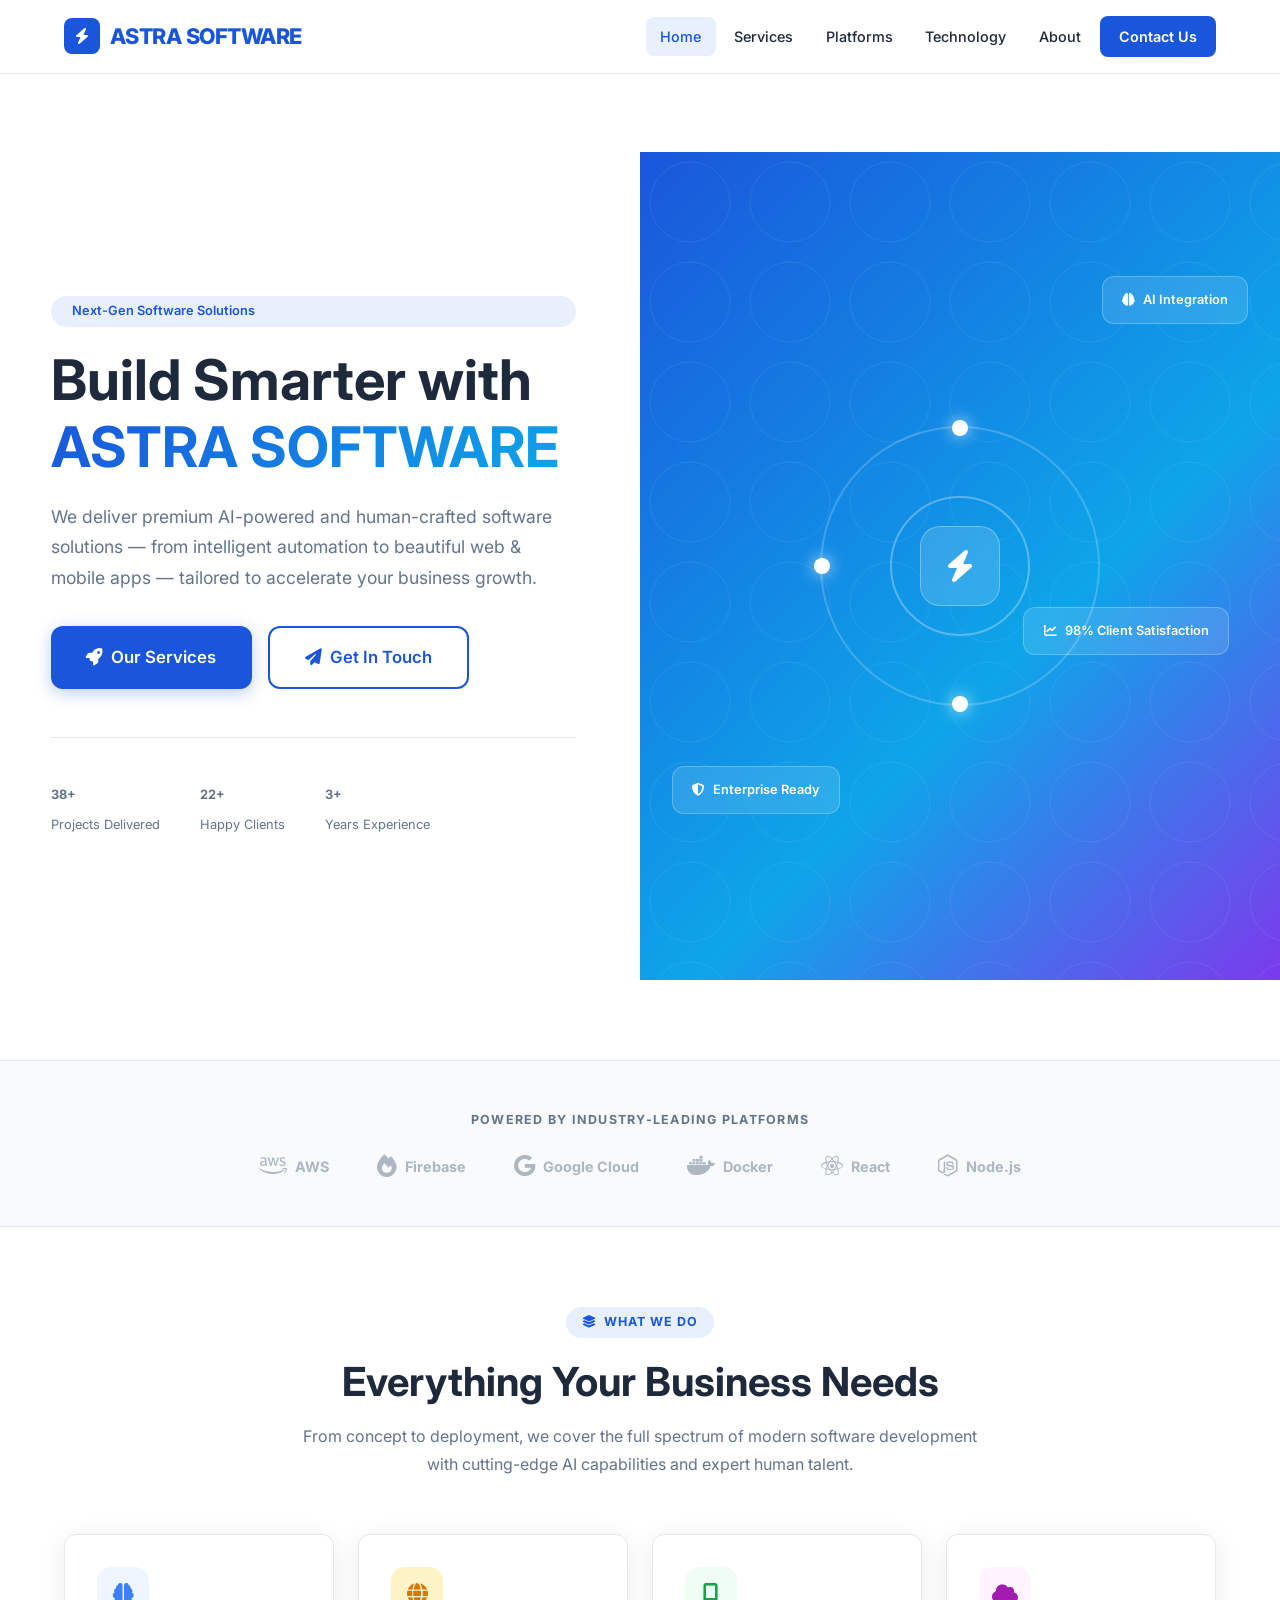
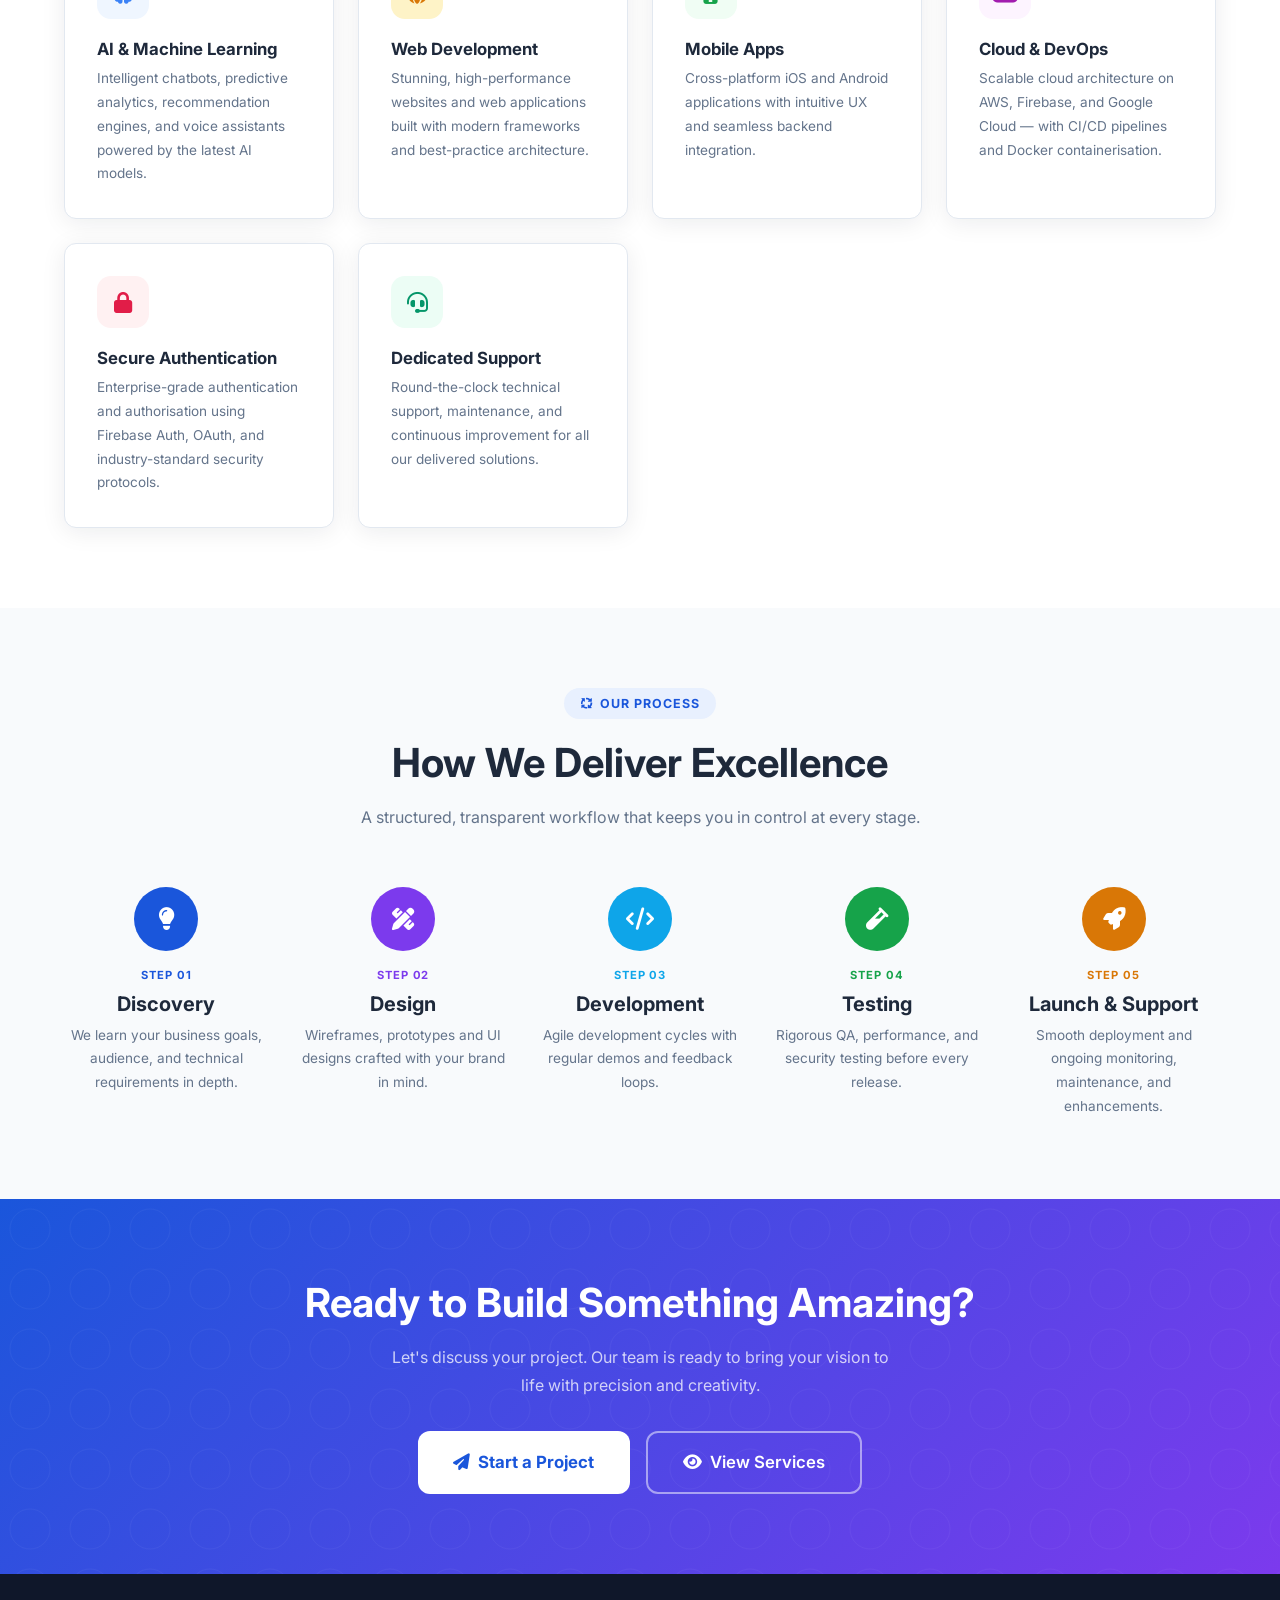
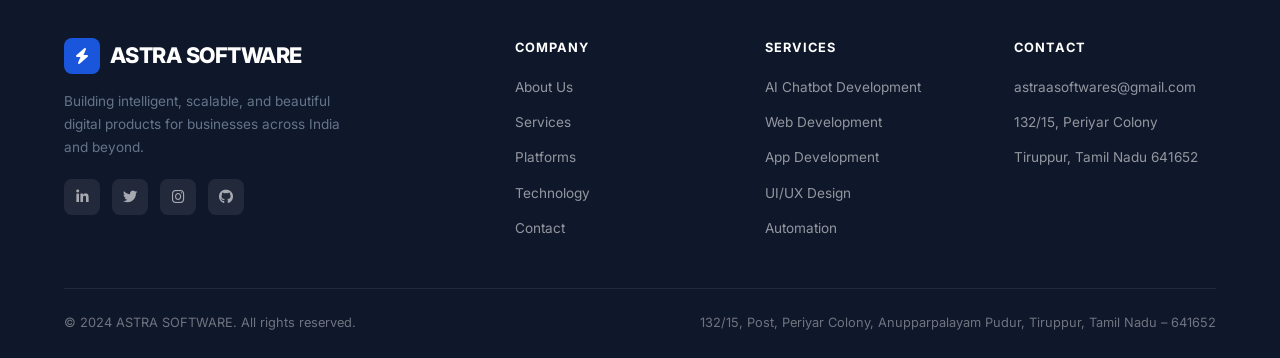
<file: index.html>
<!DOCTYPE html>
<html lang="en">
<head>
  <meta charset="UTF-8" />
  <meta name="viewport" content="width=device-width, initial-scale=1.0" />
  <title>ASTRA SOFTWARE — Intelligent Solutions for Modern Businesses</title>
  <meta name="description" content="ASTRA SOFTWARE delivers cutting-edge AI-powered and human-driven software solutions. Web, mobile, AI, automation — all under one roof." />

  <!-- Fonts -->
  <link rel="preconnect" href="https://fonts.googleapis.com" />
  <link rel="preconnect" href="https://fonts.gstatic.com" crossorigin />
  <link href="https://fonts.googleapis.com/css2?family=Inter:wght@400;500;600;700;800&display=swap" rel="stylesheet" />

  <!-- Icons -->
  <link rel="stylesheet" href="https://cdnjs.cloudflare.com/ajax/libs/font-awesome/6.5.0/css/all.min.css" />

  <!-- Styles -->
  <link rel="stylesheet" href="css/styles.css" />
</head>
<body>

<!-- ── Loading Overlay ─────────────────────────────── -->
<div id="loading-overlay">
  <div class="loading-logo">
    <div class="logo-spin"></div>
    <span>ASTRA SOFTWARE</span>
  </div>
</div>

<!-- ── Header ─────────────────────────────────────── -->
<header>
  <div class="container">
    <nav>
      <a href="index.html" class="nav-logo">
        <div class="logo-icon"><i class="fas fa-bolt"></i></div>
        ASTRA SOFTWARE
      </a>

      <div class="nav-links">
        <a href="index.html" class="active">Home</a>
        <a href="services.html">Services</a>
        <a href="platforms.html">Platforms</a>
        <a href="technology.html">Technology</a>
        <a href="about.html">About</a>
        <a href="contact.html" class="nav-cta">Contact Us</a>
      </div>

      <button class="hamburger" aria-label="Toggle menu">
        <span></span><span></span><span></span>
      </button>
    </nav>
  </div>
</header>

<main>

  <!-- ── Hero Split ─────────────────────────────────── -->
  <section class="hero">
    <div class="hero-split">

      <!-- Left: Text -->
      <div class="hero-left">
        <div class="badge" data-aos="fade-up">
          <i class="fas fa-sparkles"></i> Next-Gen Software Solutions
        </div>

        <h1 class="hero-title" data-aos="fade-up" data-aos-delay="100">
          Build Smarter with<br />
          <span class="highlight">ASTRA SOFTWARE</span>
        </h1>

        <p class="hero-desc" data-aos="fade-up" data-aos-delay="200">
          We deliver premium AI-powered and human-crafted software solutions —
          from intelligent automation to beautiful web &amp; mobile apps — tailored
          to accelerate your business growth.
        </p>

        <div class="hero-actions" data-aos="fade-up" data-aos-delay="300">
          <a href="services.html" class="btn btn-primary btn-lg">
            <i class="fas fa-rocket"></i> Our Services
          </a>
          <a href="contact.html" class="btn btn-outline btn-lg">
            <i class="fas fa-paper-plane"></i> Get In Touch
          </a>
        </div>

        <div class="hero-stats" data-aos="fade-up" data-aos-delay="400">
          <div class="stat-item">
            <strong><span data-target="50" data-suffix="+">0+</span></strong>
            <span>Projects Delivered</span>
          </div>
          <div class="stat-item">
            <strong><span data-target="30" data-suffix="+">0+</span></strong>
            <span>Happy Clients</span>
          </div>
          <div class="stat-item">
            <strong><span data-target="5" data-suffix="+">0+</span></strong>
            <span>Years Experience</span>
          </div>
        </div>
      </div>

      <!-- Right: Graphic -->
      <div class="hero-right">
        <div class="hero-graphic">
          <div class="orbit">
            <div class="orbit-dot"></div>
            <div class="orbit-dot"></div>
            <div class="orbit-dot"></div>
            <div class="center-icon"><i class="fas fa-bolt"></i></div>
          </div>
        </div>

        <div class="floating-card">
          <i class="fas fa-brain"></i> AI Integration
        </div>
        <div class="floating-card">
          <i class="fas fa-shield-halved"></i> Enterprise Ready
        </div>
        <div class="floating-card">
          <i class="fas fa-chart-line"></i> 98% Client Satisfaction
        </div>
      </div>

    </div>
  </section>

  <!-- ── Trusted By Strip ───────────────────────────── -->
  <div class="clients-strip">
    <div class="container">
      <p>Powered by industry-leading platforms</p>
      <div class="clients-logos">
        <div class="client-logo"><i class="fab fa-aws"></i> AWS</div>
        <div class="client-logo"><i class="fas fa-fire"></i> Firebase</div>
        <div class="client-logo"><i class="fab fa-google"></i> Google Cloud</div>
        <div class="client-logo"><i class="fab fa-docker"></i> Docker</div>
        <div class="client-logo"><i class="fab fa-react"></i> React</div>
        <div class="client-logo"><i class="fab fa-node-js"></i> Node.js</div>
      </div>
    </div>
  </div>

  <!-- ── What We Do ─────────────────────────────────── -->
  <section>
    <div class="container">
      <div class="section-header">
        <span class="section-label"><i class="fas fa-layer-group"></i> What We Do</span>
        <h2>Everything Your Business Needs</h2>
        <p>From concept to deployment, we cover the full spectrum of modern software development
           with cutting-edge AI capabilities and expert human talent.</p>
      </div>

      <div class="features-grid">

        <div class="feature-card" data-aos="fade-up">
          <div class="feat-icon" style="background:#eff6ff;color:#3b82f6;">
            <i class="fas fa-brain"></i>
          </div>
          <h3>AI &amp; Machine Learning</h3>
          <p>Intelligent chatbots, predictive analytics, recommendation engines, and voice assistants powered by the latest AI models.</p>
        </div>

        <div class="feature-card" data-aos="fade-up" data-aos-delay="100">
          <div class="feat-icon" style="background:#fef3c7;color:#d97706;">
            <i class="fas fa-globe"></i>
          </div>
          <h3>Web Development</h3>
          <p>Stunning, high-performance websites and web applications built with modern frameworks and best-practice architecture.</p>
        </div>

        <div class="feature-card" data-aos="fade-up" data-aos-delay="200">
          <div class="feat-icon" style="background:#f0fdf4;color:#16a34a;">
            <i class="fas fa-mobile-screen"></i>
          </div>
          <h3>Mobile Apps</h3>
          <p>Cross-platform iOS and Android applications with intuitive UX and seamless backend integration.</p>
        </div>

        <div class="feature-card" data-aos="fade-up" data-aos-delay="300">
          <div class="feat-icon" style="background:#fdf4ff;color:#a21caf;">
            <i class="fas fa-cloud"></i>
          </div>
          <h3>Cloud &amp; DevOps</h3>
          <p>Scalable cloud architecture on AWS, Firebase, and Google Cloud — with CI/CD pipelines and Docker containerisation.</p>
        </div>

        <div class="feature-card" data-aos="fade-up" data-aos-delay="100">
          <div class="feat-icon" style="background:#fff1f2;color:#e11d48;">
            <i class="fas fa-lock"></i>
          </div>
          <h3>Secure Authentication</h3>
          <p>Enterprise-grade authentication and authorisation using Firebase Auth, OAuth, and industry-standard security protocols.</p>
        </div>

        <div class="feature-card" data-aos="fade-up" data-aos-delay="200">
          <div class="feat-icon" style="background:#ecfdf5;color:#059669;">
            <i class="fas fa-headset"></i>
          </div>
          <h3>Dedicated Support</h3>
          <p>Round-the-clock technical support, maintenance, and continuous improvement for all our delivered solutions.</p>
        </div>

      </div>
    </div>
  </section>

  <!-- ── How We Work ────────────────────────────────── -->
  <section class="bg-alt">
    <div class="container">
      <div class="section-header">
        <span class="section-label"><i class="fas fa-arrows-spin"></i> Our Process</span>
        <h2>How We Deliver Excellence</h2>
        <p>A structured, transparent workflow that keeps you in control at every stage.</p>
      </div>

      <div style="display:grid;grid-template-columns:repeat(auto-fit,minmax(200px,1fr));gap:2rem;text-align:center;">

        <div data-aos="zoom-in">
          <div style="width:64px;height:64px;background:var(--primary);border-radius:50%;display:flex;align-items:center;justify-content:center;margin:0 auto 1rem;color:#fff;font-size:1.4rem;">
            <i class="fas fa-lightbulb"></i>
          </div>
          <div style="font-size:0.7rem;font-weight:700;text-transform:uppercase;letter-spacing:.08em;color:var(--primary);margin-bottom:.4rem;">Step 01</div>
          <h3 style="margin-bottom:.5rem;">Discovery</h3>
          <p style="font-size:.85rem;">We learn your business goals, audience, and technical requirements in depth.</p>
        </div>

        <div data-aos="zoom-in" data-aos-delay="100">
          <div style="width:64px;height:64px;background:#7c3aed;border-radius:50%;display:flex;align-items:center;justify-content:center;margin:0 auto 1rem;color:#fff;font-size:1.4rem;">
            <i class="fas fa-pencil-ruler"></i>
          </div>
          <div style="font-size:0.7rem;font-weight:700;text-transform:uppercase;letter-spacing:.08em;color:#7c3aed;margin-bottom:.4rem;">Step 02</div>
          <h3 style="margin-bottom:.5rem;">Design</h3>
          <p style="font-size:.85rem;">Wireframes, prototypes and UI designs crafted with your brand in mind.</p>
        </div>

        <div data-aos="zoom-in" data-aos-delay="200">
          <div style="width:64px;height:64px;background:var(--accent);border-radius:50%;display:flex;align-items:center;justify-content:center;margin:0 auto 1rem;color:#fff;font-size:1.4rem;">
            <i class="fas fa-code"></i>
          </div>
          <div style="font-size:0.7rem;font-weight:700;text-transform:uppercase;letter-spacing:.08em;color:var(--accent);margin-bottom:.4rem;">Step 03</div>
          <h3 style="margin-bottom:.5rem;">Development</h3>
          <p style="font-size:.85rem;">Agile development cycles with regular demos and feedback loops.</p>
        </div>

        <div data-aos="zoom-in" data-aos-delay="300">
          <div style="width:64px;height:64px;background:#16a34a;border-radius:50%;display:flex;align-items:center;justify-content:center;margin:0 auto 1rem;color:#fff;font-size:1.4rem;">
            <i class="fas fa-vial"></i>
          </div>
          <div style="font-size:0.7rem;font-weight:700;text-transform:uppercase;letter-spacing:.08em;color:#16a34a;margin-bottom:.4rem;">Step 04</div>
          <h3 style="margin-bottom:.5rem;">Testing</h3>
          <p style="font-size:.85rem;">Rigorous QA, performance, and security testing before every release.</p>
        </div>

        <div data-aos="zoom-in" data-aos-delay="400">
          <div style="width:64px;height:64px;background:#d97706;border-radius:50%;display:flex;align-items:center;justify-content:center;margin:0 auto 1rem;color:#fff;font-size:1.4rem;">
            <i class="fas fa-rocket"></i>
          </div>
          <div style="font-size:0.7rem;font-weight:700;text-transform:uppercase;letter-spacing:.08em;color:#d97706;margin-bottom:.4rem;">Step 05</div>
          <h3 style="margin-bottom:.5rem;">Launch &amp; Support</h3>
          <p style="font-size:.85rem;">Smooth deployment and ongoing monitoring, maintenance, and enhancements.</p>
        </div>

      </div>
    </div>
  </section>

  <!-- ── CTA ────────────────────────────────────────── -->
  <div class="cta-section">
    <div class="container">
      <h2>Ready to Build Something Amazing?</h2>
      <p>Let's discuss your project. Our team is ready to bring your vision to life with precision and creativity.</p>
      <div class="cta-actions">
        <a href="contact.html" class="btn btn-white btn-lg">
          <i class="fas fa-paper-plane"></i> Start a Project
        </a>
        <a href="services.html" class="btn btn-white-outline btn-lg">
          <i class="fas fa-eye"></i> View Services
        </a>
      </div>
    </div>
  </div>

</main>

<!-- ── Footer ─────────────────────────────────────── -->
<footer>
  <div class="container">
    <div class="footer-grid">
      <div class="footer-brand">
        <a href="index.html" class="nav-logo">
          <div class="logo-icon"><i class="fas fa-bolt"></i></div>
          ASTRA SOFTWARE
        </a>
        <p>Building intelligent, scalable, and beautiful digital products for businesses across India and beyond.</p>
        <div class="social-links">
          <a href="#" class="social-link" aria-label="LinkedIn"><i class="fab fa-linkedin-in"></i></a>
          <a href="#" class="social-link" aria-label="Twitter"><i class="fab fa-twitter"></i></a>
          <a href="#" class="social-link" aria-label="Instagram"><i class="fab fa-instagram"></i></a>
          <a href="#" class="social-link" aria-label="GitHub"><i class="fab fa-github"></i></a>
        </div>
      </div>

      <div class="footer-col">
        <h5>Company</h5>
        <ul>
          <li><a href="about.html">About Us</a></li>
          <li><a href="services.html">Services</a></li>
          <li><a href="platforms.html">Platforms</a></li>
          <li><a href="technology.html">Technology</a></li>
          <li><a href="contact.html">Contact</a></li>
        </ul>
      </div>

      <div class="footer-col">
        <h5>Services</h5>
        <ul>
          <li><a href="services.html">AI Chatbot Development</a></li>
          <li><a href="services.html">Web Development</a></li>
          <li><a href="services.html">App Development</a></li>
          <li><a href="services.html">UI/UX Design</a></li>
          <li><a href="services.html">Automation</a></li>
        </ul>
      </div>

      <div class="footer-col">
        <h5>Contact</h5>
        <ul>
          <li><a href="mailto:astraasoftwares@gmail.com">astraasoftwares@gmail.com</a></li>
          <li><a href="#">132/15, Periyar Colony</a></li>
          <li><a href="#">Tiruppur, Tamil Nadu 641652</a></li>
        </ul>
      </div>
    </div>

    <div class="footer-bottom">
      <span>© 2024 ASTRA SOFTWARE. All rights reserved.</span>
      <span>132/15, Post, Periyar Colony, Anupparpalayam Pudur, Tiruppur, Tamil Nadu – 641652</span>
    </div>
  </div>
</footer>

<script type="module" src="js/main.js"></script>
</body>
</html>
</file>
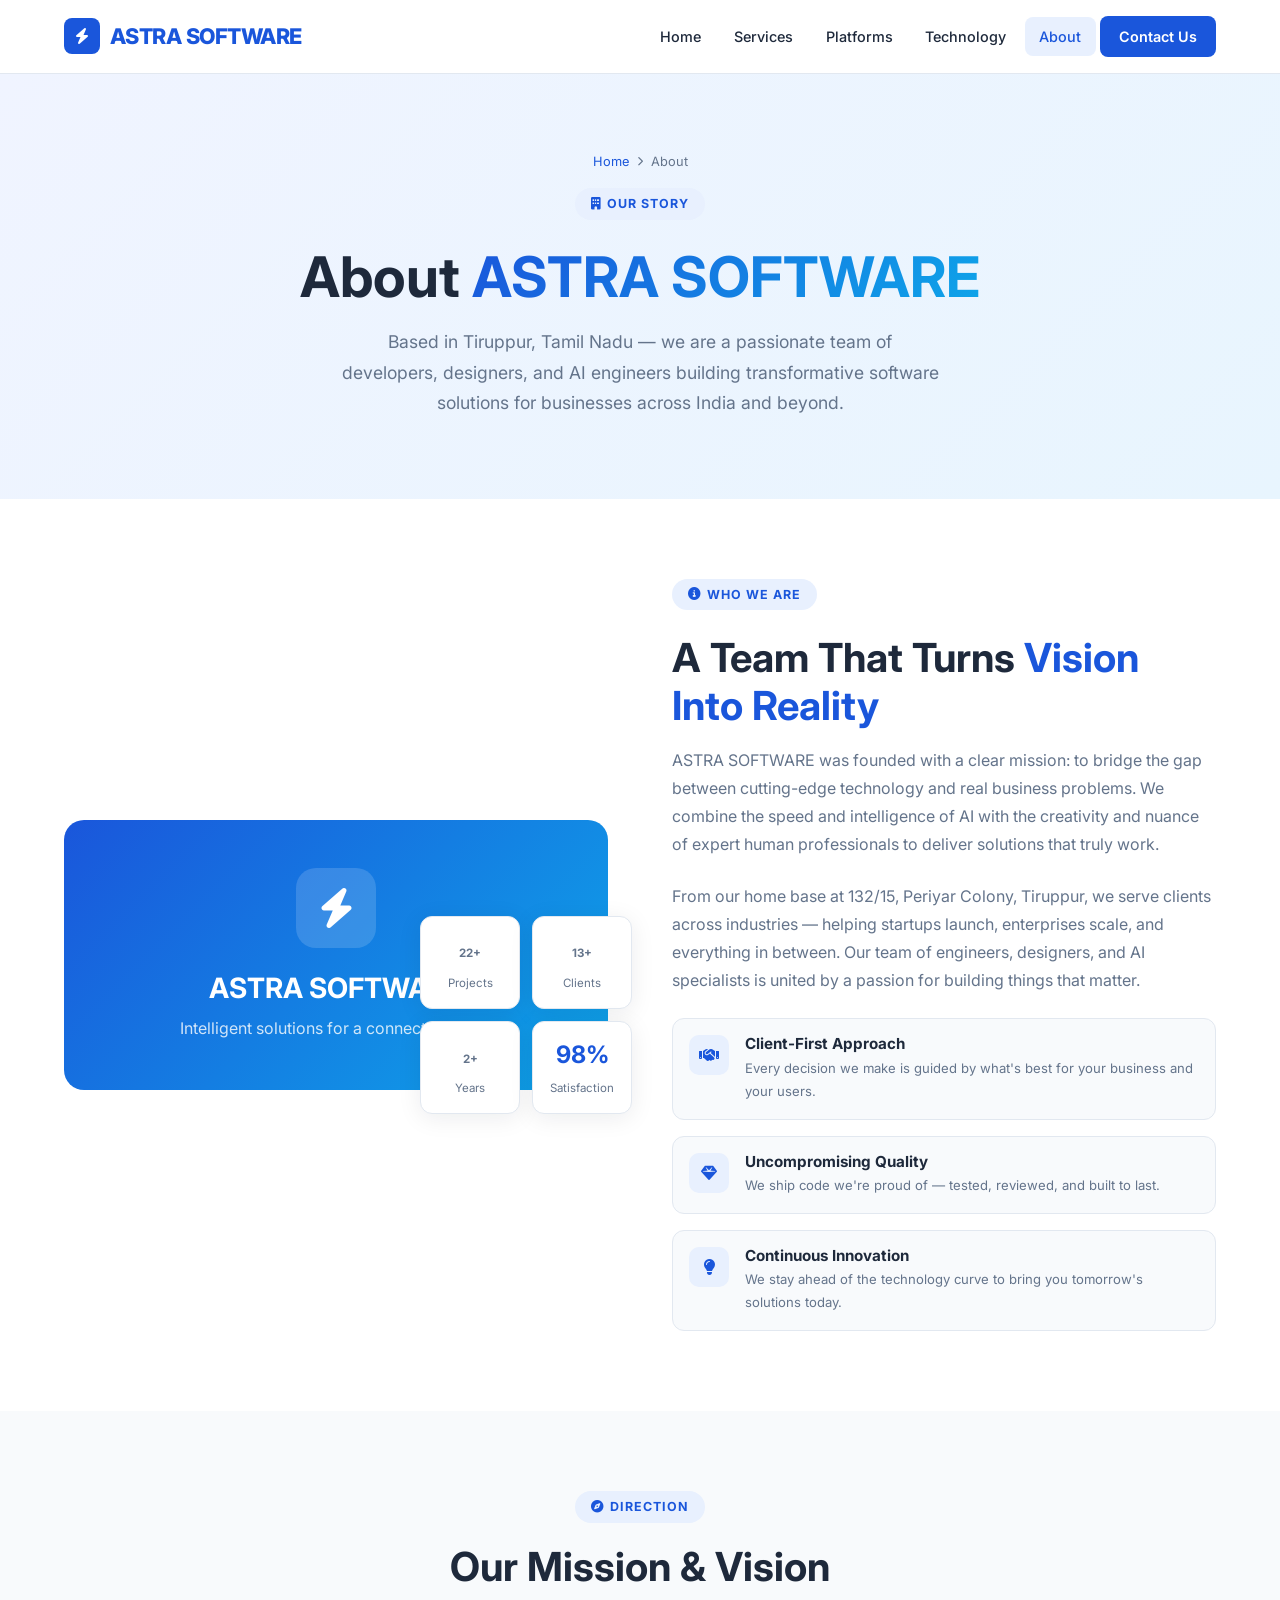
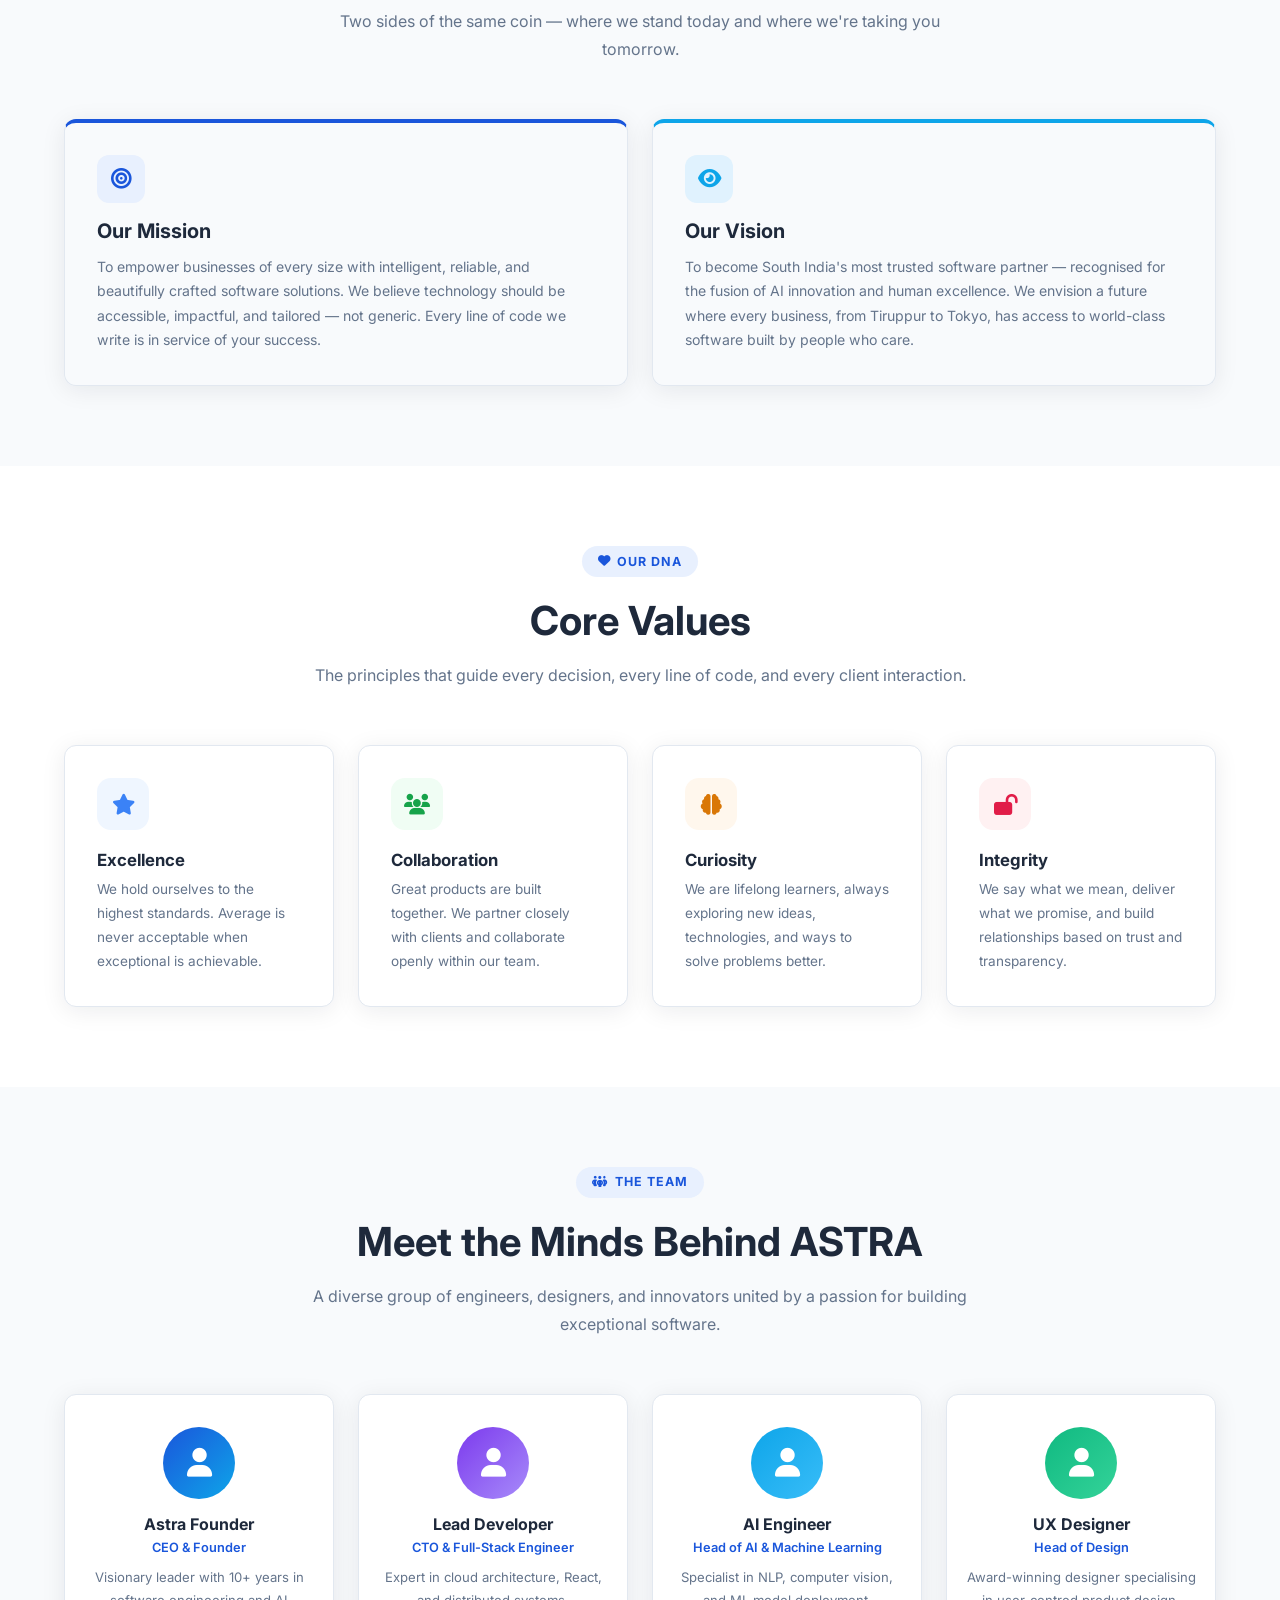
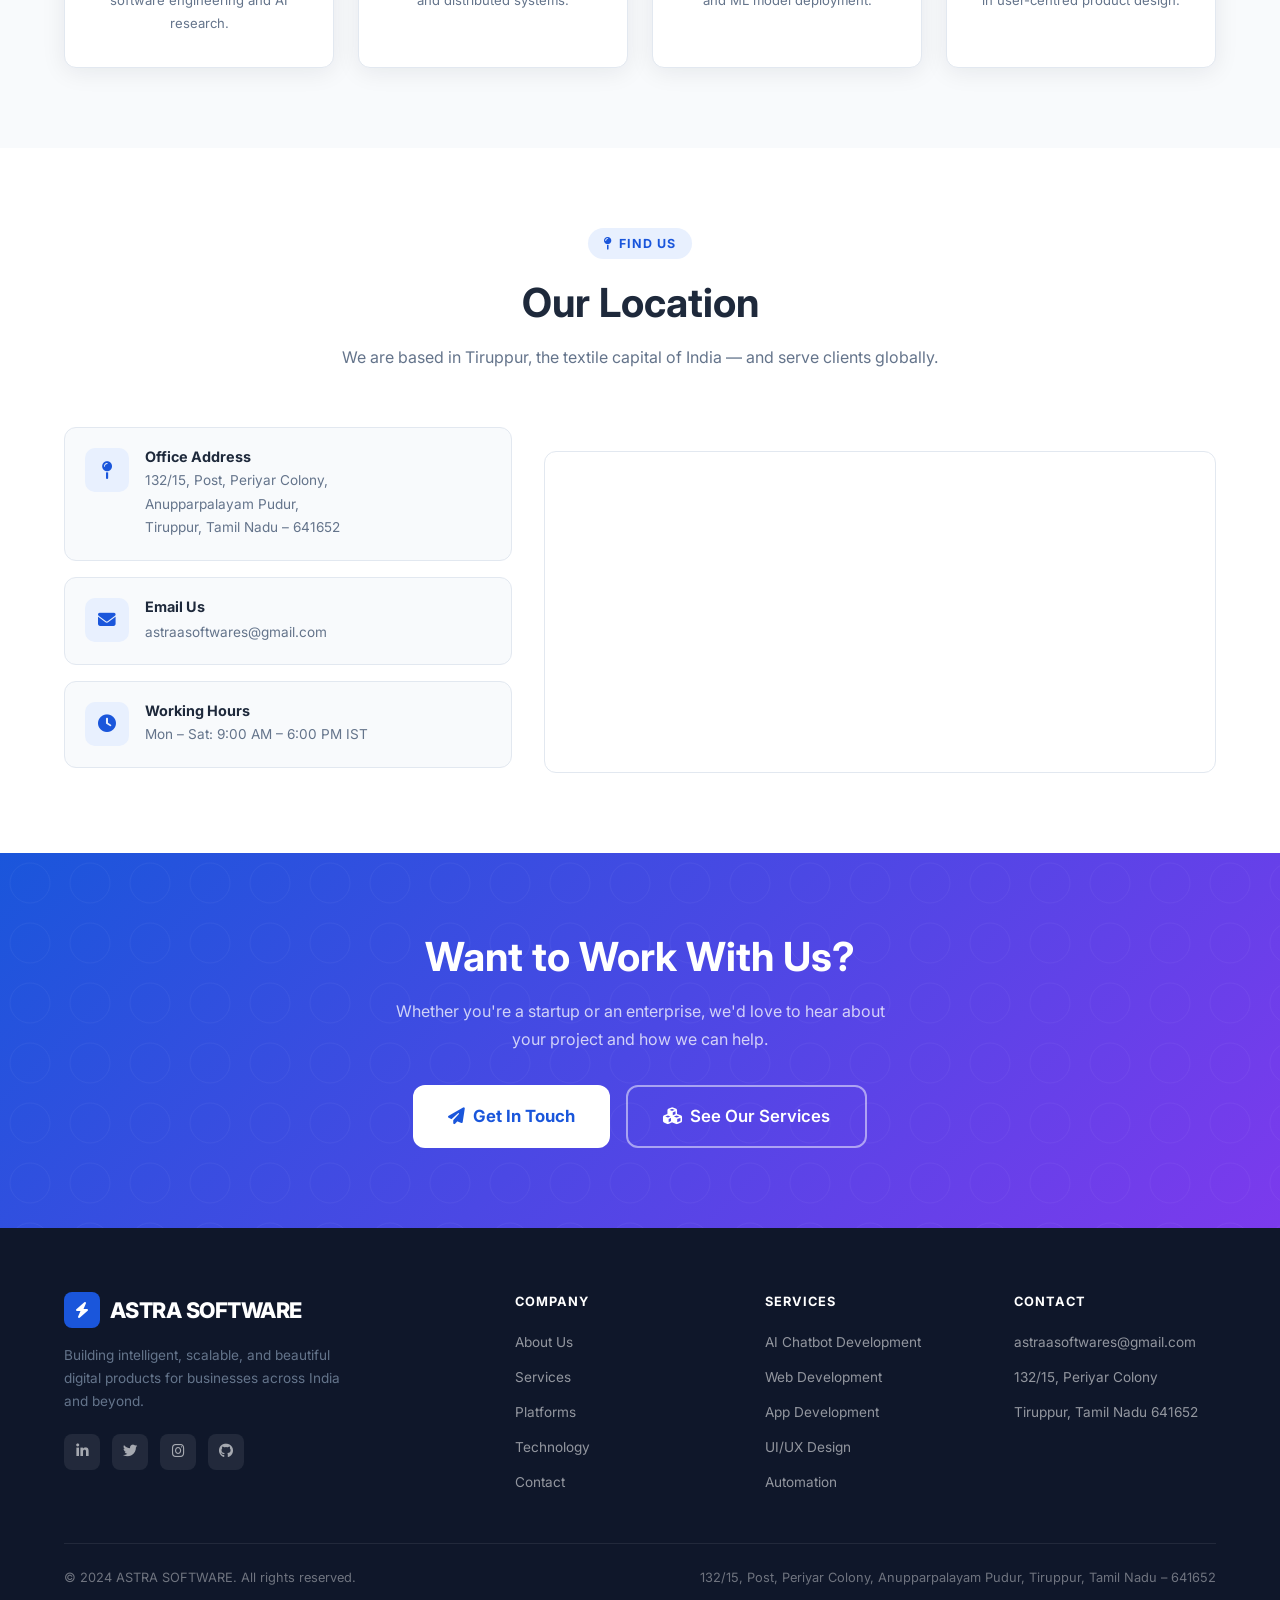
<file: about.html>
<!DOCTYPE html>
<html lang="en">
<head>
  <meta charset="UTF-8" />
  <meta name="viewport" content="width=device-width, initial-scale=1.0" />
  <title>About Us — ASTRA SOFTWARE</title>
  <meta name="description" content="Learn about ASTRA SOFTWARE — our story, mission, vision, and the passionate team behind our products." />

  <link rel="preconnect" href="https://fonts.googleapis.com" />
  <link rel="preconnect" href="https://fonts.gstatic.com" crossorigin />
  <link href="https://fonts.googleapis.com/css2?family=Inter:wght@400;500;600;700;800&display=swap" rel="stylesheet" />
  <link rel="stylesheet" href="https://cdnjs.cloudflare.com/ajax/libs/font-awesome/6.5.0/css/all.min.css" />
  <link rel="stylesheet" href="css/styles.css" />
</head>
<body>

<div id="loading-overlay">
  <div class="loading-logo">
    <div class="logo-spin"></div>
    <span>ASTRA SOFTWARE</span>
  </div>
</div>

<header>
  <div class="container">
    <nav>
      <a href="index.html" class="nav-logo">
        <div class="logo-icon"><i class="fas fa-bolt"></i></div>
        ASTRA SOFTWARE
      </a>
      <div class="nav-links">
        <a href="index.html">Home</a>
        <a href="services.html">Services</a>
        <a href="platforms.html">Platforms</a>
        <a href="technology.html">Technology</a>
        <a href="about.html" class="active">About</a>
        <a href="contact.html" class="nav-cta">Contact Us</a>
      </div>
      <button class="hamburger" aria-label="Toggle menu">
        <span></span><span></span><span></span>
      </button>
    </nav>
  </div>
</header>

<main>

  <!-- ── About Hero ─────────────────────────────────── -->
  <div class="about-hero">
    <div class="container">
      <div class="breadcrumb" style="display:flex;align-items:center;justify-content:center;gap:.5rem;font-size:.8rem;color:var(--text-muted);margin-bottom:1rem;">
        <a href="index.html" style="color:var(--primary);">Home</a>
        <i class="fas fa-chevron-right" style="font-size:.6rem;"></i>
        <span>About</span>
      </div>
      <span class="section-label"><i class="fas fa-building"></i> Our Story</span>
      <h1 style="margin:.75rem 0 1rem;">About <span style="background:linear-gradient(135deg,var(--primary),var(--accent));-webkit-background-clip:text;-webkit-text-fill-color:transparent;background-clip:text;">ASTRA SOFTWARE</span></h1>
      <p>Based in Tiruppur, Tamil Nadu — we are a passionate team of developers, designers, and AI engineers
         building transformative software solutions for businesses across India and beyond.</p>
    </div>
  </div>

  <!-- ── Company Overview Split ─────────────────────── -->
  <section>
    <div class="container">
      <div class="about-split">

        <!-- Visual -->
        <div class="about-visual" data-aos="fade-right">
          <div class="about-main-card">
            <div class="brand-icon"><i class="fas fa-bolt"></i></div>
            <h3>ASTRA SOFTWARE</h3>
            <p>Intelligent solutions for a connected world</p>
          </div>
          <div class="about-stats-overlay">
            <div class="about-stat-chip">
              <strong><span data-target="50" data-suffix="+">50+</span></strong>
              <span>Projects</span>
            </div>
            <div class="about-stat-chip">
              <strong><span data-target="30" data-suffix="+">30+</span></strong>
              <span>Clients</span>
            </div>
            <div class="about-stat-chip">
              <strong><span data-target="5" data-suffix="+">5+</span></strong>
              <span>Years</span>
            </div>
            <div class="about-stat-chip">
              <strong>98%</strong>
              <span>Satisfaction</span>
            </div>
          </div>
        </div>

        <!-- Text -->
        <div class="about-text" data-aos="fade-left">
          <span class="section-label"><i class="fas fa-info-circle"></i> Who We Are</span>
          <h2 style="margin:.75rem 0 1rem;">A Team That Turns <span style="color:var(--primary);">Vision Into Reality</span></h2>
          <p>
            ASTRA SOFTWARE was founded with a clear mission: to bridge the gap between cutting-edge
            technology and real business problems. We combine the speed and intelligence of AI with the
            creativity and nuance of expert human professionals to deliver solutions that truly work.
          </p>
          <p style="margin-top:1rem;">
            From our home base at 132/15, Periyar Colony, Tiruppur, we serve clients across industries —
            helping startups launch, enterprises scale, and everything in between. Our team of engineers,
            designers, and AI specialists is united by a passion for building things that matter.
          </p>

          <div class="value-list" style="margin-top:1.5rem;">
            <div class="value-item">
              <div class="val-icon"><i class="fas fa-handshake"></i></div>
              <div>
                <h4>Client-First Approach</h4>
                <p>Every decision we make is guided by what's best for your business and your users.</p>
              </div>
            </div>
            <div class="value-item">
              <div class="val-icon"><i class="fas fa-gem"></i></div>
              <div>
                <h4>Uncompromising Quality</h4>
                <p>We ship code we're proud of — tested, reviewed, and built to last.</p>
              </div>
            </div>
            <div class="value-item">
              <div class="val-icon"><i class="fas fa-lightbulb"></i></div>
              <div>
                <h4>Continuous Innovation</h4>
                <p>We stay ahead of the technology curve to bring you tomorrow's solutions today.</p>
              </div>
            </div>
          </div>
        </div>

      </div>
    </div>
  </section>

  <!-- ── Mission & Vision ───────────────────────────── -->
  <section class="bg-alt">
    <div class="container">
      <div class="section-header">
        <span class="section-label"><i class="fas fa-compass"></i> Direction</span>
        <h2>Our Mission &amp; Vision</h2>
        <p>Two sides of the same coin — where we stand today and where we're taking you tomorrow.</p>
      </div>

      <div class="mv-grid">
        <div class="mv-card mission" data-aos="fade-up">
          <div class="mv-icon"><i class="fas fa-bullseye"></i></div>
          <h3>Our Mission</h3>
          <p>
            To empower businesses of every size with intelligent, reliable, and beautifully crafted
            software solutions. We believe technology should be accessible, impactful, and tailored —
            not generic. Every line of code we write is in service of your success.
          </p>
        </div>

        <div class="mv-card vision" data-aos="fade-up" data-aos-delay="100">
          <div class="mv-icon"><i class="fas fa-eye"></i></div>
          <h3>Our Vision</h3>
          <p>
            To become South India's most trusted software partner — recognised for the fusion of AI
            innovation and human excellence. We envision a future where every business, from Tiruppur
            to Tokyo, has access to world-class software built by people who care.
          </p>
        </div>
      </div>
    </div>
  </section>

  <!-- ── Core Values ────────────────────────────────── -->
  <section>
    <div class="container">
      <div class="section-header">
        <span class="section-label"><i class="fas fa-heart"></i> Our DNA</span>
        <h2>Core Values</h2>
        <p>The principles that guide every decision, every line of code, and every client interaction.</p>
      </div>

      <div style="display:grid;grid-template-columns:repeat(auto-fit,minmax(220px,1fr));gap:1.5rem;">

        <div class="feature-card" data-aos="fade-up">
          <div class="feat-icon" style="background:#eff6ff;color:#3b82f6;">
            <i class="fas fa-star"></i>
          </div>
          <h3>Excellence</h3>
          <p>We hold ourselves to the highest standards. Average is never acceptable when exceptional is achievable.</p>
        </div>

        <div class="feature-card" data-aos="fade-up" data-aos-delay="100">
          <div class="feat-icon" style="background:#f0fdf4;color:#16a34a;">
            <i class="fas fa-users"></i>
          </div>
          <h3>Collaboration</h3>
          <p>Great products are built together. We partner closely with clients and collaborate openly within our team.</p>
        </div>

        <div class="feature-card" data-aos="fade-up" data-aos-delay="200">
          <div class="feat-icon" style="background:#fff7ed;color:#d97706;">
            <i class="fas fa-brain"></i>
          </div>
          <h3>Curiosity</h3>
          <p>We are lifelong learners, always exploring new ideas, technologies, and ways to solve problems better.</p>
        </div>

        <div class="feature-card" data-aos="fade-up" data-aos-delay="300">
          <div class="feat-icon" style="background:#fff1f2;color:#e11d48;">
            <i class="fas fa-lock-open"></i>
          </div>
          <h3>Integrity</h3>
          <p>We say what we mean, deliver what we promise, and build relationships based on trust and transparency.</p>
        </div>

      </div>
    </div>
  </section>

  <!-- ── Team ───────────────────────────────────────── -->
  <section class="bg-alt">
    <div class="container">
      <div class="section-header">
        <span class="section-label"><i class="fas fa-people-group"></i> The Team</span>
        <h2>Meet the Minds Behind ASTRA</h2>
        <p>A diverse group of engineers, designers, and innovators united by a passion for building exceptional software.</p>
      </div>

      <div class="team-grid">

        <div class="team-card" data-aos="zoom-in">
          <div class="avatar" style="background:linear-gradient(135deg,var(--primary),var(--accent));">
            <i class="fas fa-user" style="color:#fff;"></i>
          </div>
          <h4>Astra Founder</h4>
          <div class="role">CEO &amp; Founder</div>
          <p style="font-size:.82rem;margin-top:.5rem;">Visionary leader with 10+ years in software engineering and AI research.</p>
        </div>

        <div class="team-card" data-aos="zoom-in" data-aos-delay="100">
          <div class="avatar" style="background:linear-gradient(135deg,#7c3aed,#a78bfa);">
            <i class="fas fa-user" style="color:#fff;"></i>
          </div>
          <h4>Lead Developer</h4>
          <div class="role">CTO &amp; Full-Stack Engineer</div>
          <p style="font-size:.82rem;margin-top:.5rem;">Expert in cloud architecture, React, and distributed systems.</p>
        </div>

        <div class="team-card" data-aos="zoom-in" data-aos-delay="200">
          <div class="avatar" style="background:linear-gradient(135deg,#0ea5e9,#38bdf8);">
            <i class="fas fa-user" style="color:#fff;"></i>
          </div>
          <h4>AI Engineer</h4>
          <div class="role">Head of AI &amp; Machine Learning</div>
          <p style="font-size:.82rem;margin-top:.5rem;">Specialist in NLP, computer vision, and ML model deployment.</p>
        </div>

        <div class="team-card" data-aos="zoom-in" data-aos-delay="300">
          <div class="avatar" style="background:linear-gradient(135deg,#10b981,#34d399);">
            <i class="fas fa-user" style="color:#fff;"></i>
          </div>
          <h4>UX Designer</h4>
          <div class="role">Head of Design</div>
          <p style="font-size:.82rem;margin-top:.5rem;">Award-winning designer specialising in user-centred product design.</p>
        </div>

      </div>
    </div>
  </section>

  <!-- ── Location ───────────────────────────────────── -->
  <section>
    <div class="container">
      <div class="section-header">
        <span class="section-label"><i class="fas fa-map-pin"></i> Find Us</span>
        <h2>Our Location</h2>
        <p>We are based in Tiruppur, the textile capital of India — and serve clients globally.</p>
      </div>

      <div style="display:grid;grid-template-columns:1fr 1.5fr;gap:2rem;align-items:start;">
        <div data-aos="fade-right">
          <div class="contact-card" style="margin-bottom:1rem;">
            <div class="c-icon"><i class="fas fa-map-pin"></i></div>
            <div>
              <h4>Office Address</h4>
              <p>132/15, Post, Periyar Colony,<br />
                 Anupparpalayam Pudur,<br />
                 Tiruppur, Tamil Nadu – 641652</p>
            </div>
          </div>
          <div class="contact-card" style="margin-bottom:1rem;">
            <div class="c-icon"><i class="fas fa-envelope"></i></div>
            <div>
              <h4>Email Us</h4>
              <a href="mailto:astraasoftwares@gmail.com">astraasoftwares@gmail.com</a>
            </div>
          </div>
          <div class="contact-card">
            <div class="c-icon"><i class="fas fa-clock"></i></div>
            <div>
              <h4>Working Hours</h4>
              <p>Mon – Sat: 9:00 AM – 6:00 PM IST</p>
            </div>
          </div>
        </div>

        <div data-aos="fade-left">
          <div class="map-embed">
            <iframe
              src="https://www.google.com/maps/embed?pb=!1m18!1m12!1m3!1d3915.5!2d77.3449!3d11.1085!2m3!1f0!2f0!3f0!3m2!1i1024!2i768!4f13.1!3m3!1m2!1s0x3ba907b4b5dbfc67%3A0xc1e6a23a36a9a2b0!2sTiruppur%2C%20Tamil%20Nadu!5e0!3m2!1sen!2sin!4v1620000000000!5m2!1sen!2sin"
              allowfullscreen=""
              loading="lazy"
              referrerpolicy="no-referrer-when-downgrade"
              title="ASTRA SOFTWARE Location — Tiruppur, Tamil Nadu"
              style="height:320px;">
            </iframe>
          </div>
        </div>
      </div>
    </div>
  </section>

  <!-- ── CTA ────────────────────────────────────────── -->
  <div class="cta-section">
    <div class="container">
      <h2>Want to Work With Us?</h2>
      <p>Whether you're a startup or an enterprise, we'd love to hear about your project and how we can help.</p>
      <div class="cta-actions">
        <a href="contact.html" class="btn btn-white btn-lg">
          <i class="fas fa-paper-plane"></i> Get In Touch
        </a>
        <a href="services.html" class="btn btn-white-outline btn-lg">
          <i class="fas fa-cubes"></i> See Our Services
        </a>
      </div>
    </div>
  </div>

</main>

<footer>
  <div class="container">
    <div class="footer-grid">
      <div class="footer-brand">
        <a href="index.html" class="nav-logo">
          <div class="logo-icon"><i class="fas fa-bolt"></i></div>
          ASTRA SOFTWARE
        </a>
        <p>Building intelligent, scalable, and beautiful digital products for businesses across India and beyond.</p>
        <div class="social-links">
          <a href="#" class="social-link" aria-label="LinkedIn"><i class="fab fa-linkedin-in"></i></a>
          <a href="#" class="social-link" aria-label="Twitter"><i class="fab fa-twitter"></i></a>
          <a href="#" class="social-link" aria-label="Instagram"><i class="fab fa-instagram"></i></a>
          <a href="#" class="social-link" aria-label="GitHub"><i class="fab fa-github"></i></a>
        </div>
      </div>
      <div class="footer-col">
        <h5>Company</h5>
        <ul>
          <li><a href="about.html">About Us</a></li>
          <li><a href="services.html">Services</a></li>
          <li><a href="platforms.html">Platforms</a></li>
          <li><a href="technology.html">Technology</a></li>
          <li><a href="contact.html">Contact</a></li>
        </ul>
      </div>
      <div class="footer-col">
        <h5>Services</h5>
        <ul>
          <li><a href="services.html">AI Chatbot Development</a></li>
          <li><a href="services.html">Web Development</a></li>
          <li><a href="services.html">App Development</a></li>
          <li><a href="services.html">UI/UX Design</a></li>
          <li><a href="services.html">Automation</a></li>
        </ul>
      </div>
      <div class="footer-col">
        <h5>Contact</h5>
        <ul>
          <li><a href="mailto:astraasoftwares@gmail.com">astraasoftwares@gmail.com</a></li>
          <li><a href="#">132/15, Periyar Colony</a></li>
          <li><a href="#">Tiruppur, Tamil Nadu 641652</a></li>
        </ul>
      </div>
    </div>
    <div class="footer-bottom">
      <span>© 2024 ASTRA SOFTWARE. All rights reserved.</span>
      <span>132/15, Post, Periyar Colony, Anupparpalayam Pudur, Tiruppur, Tamil Nadu – 641652</span>
    </div>
  </div>
</footer>

<script type="module" src="js/main.js"></script>
</body>
</html>
</file>
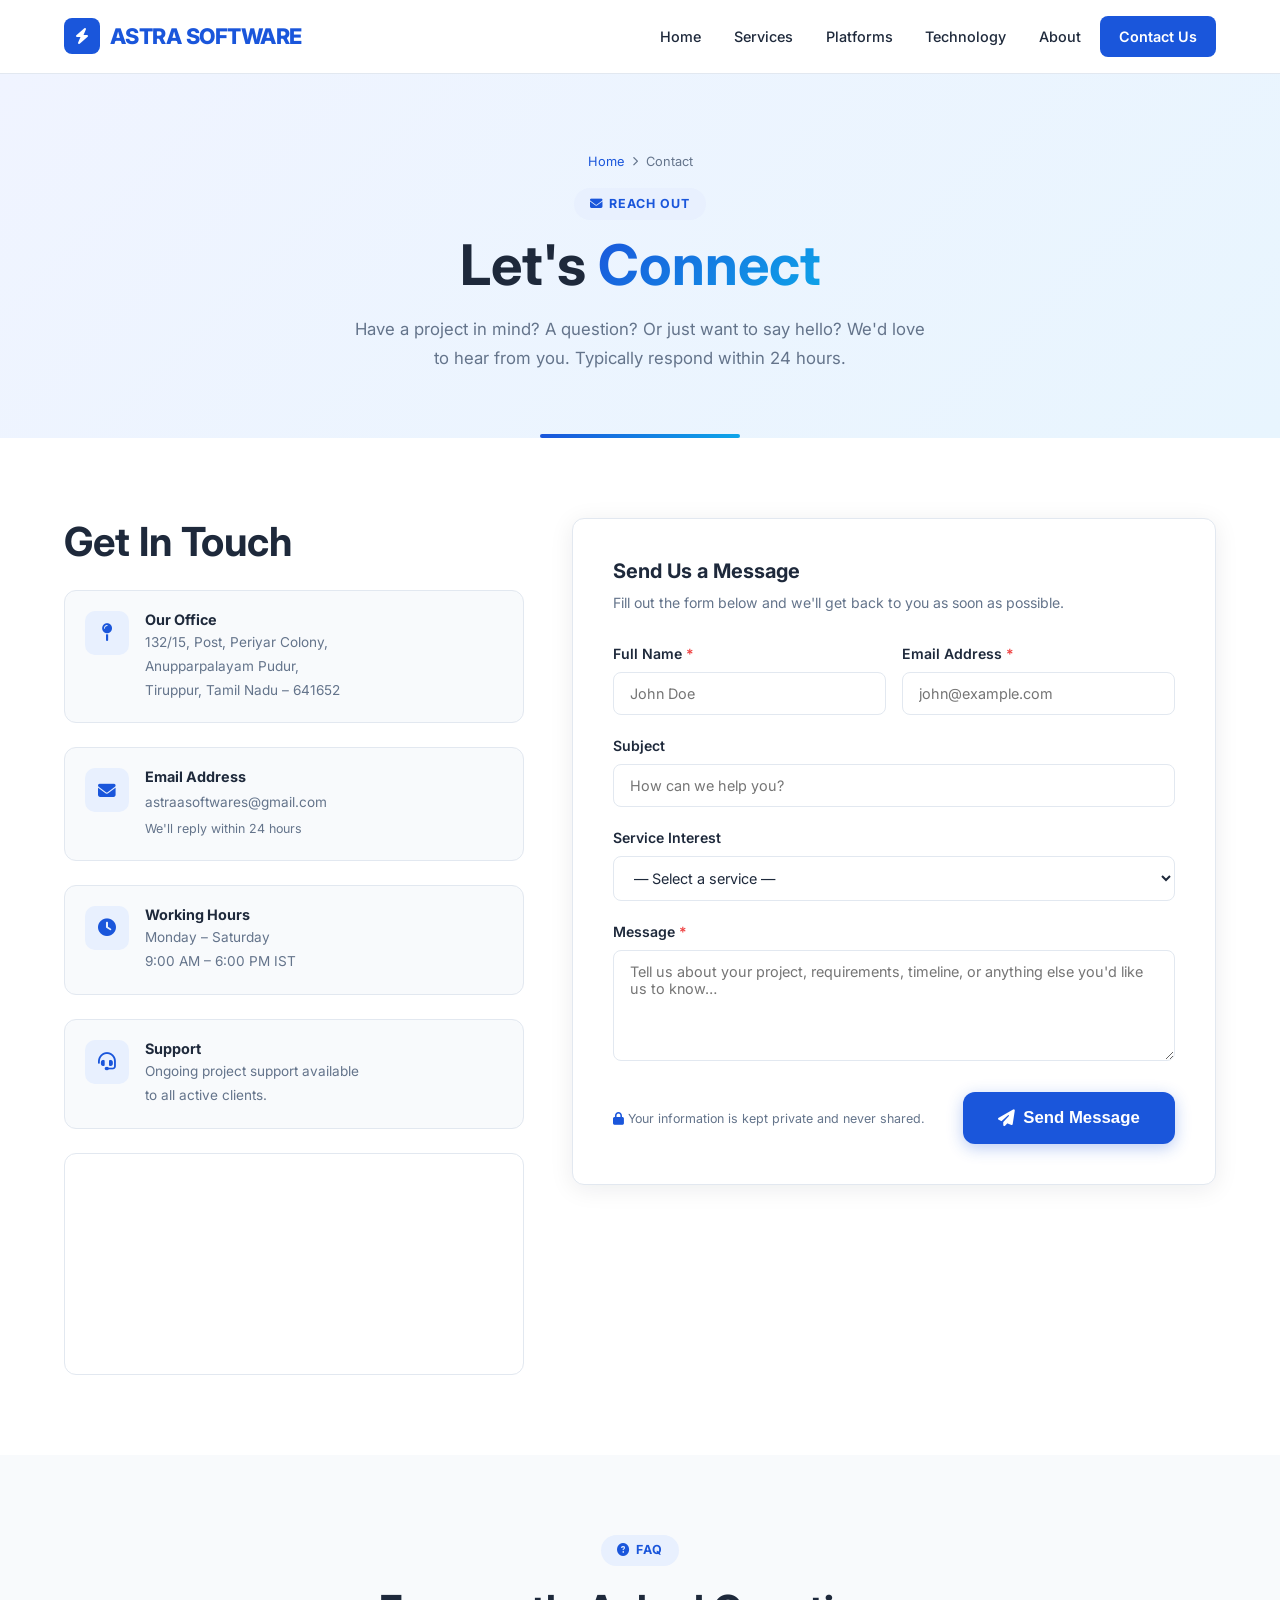
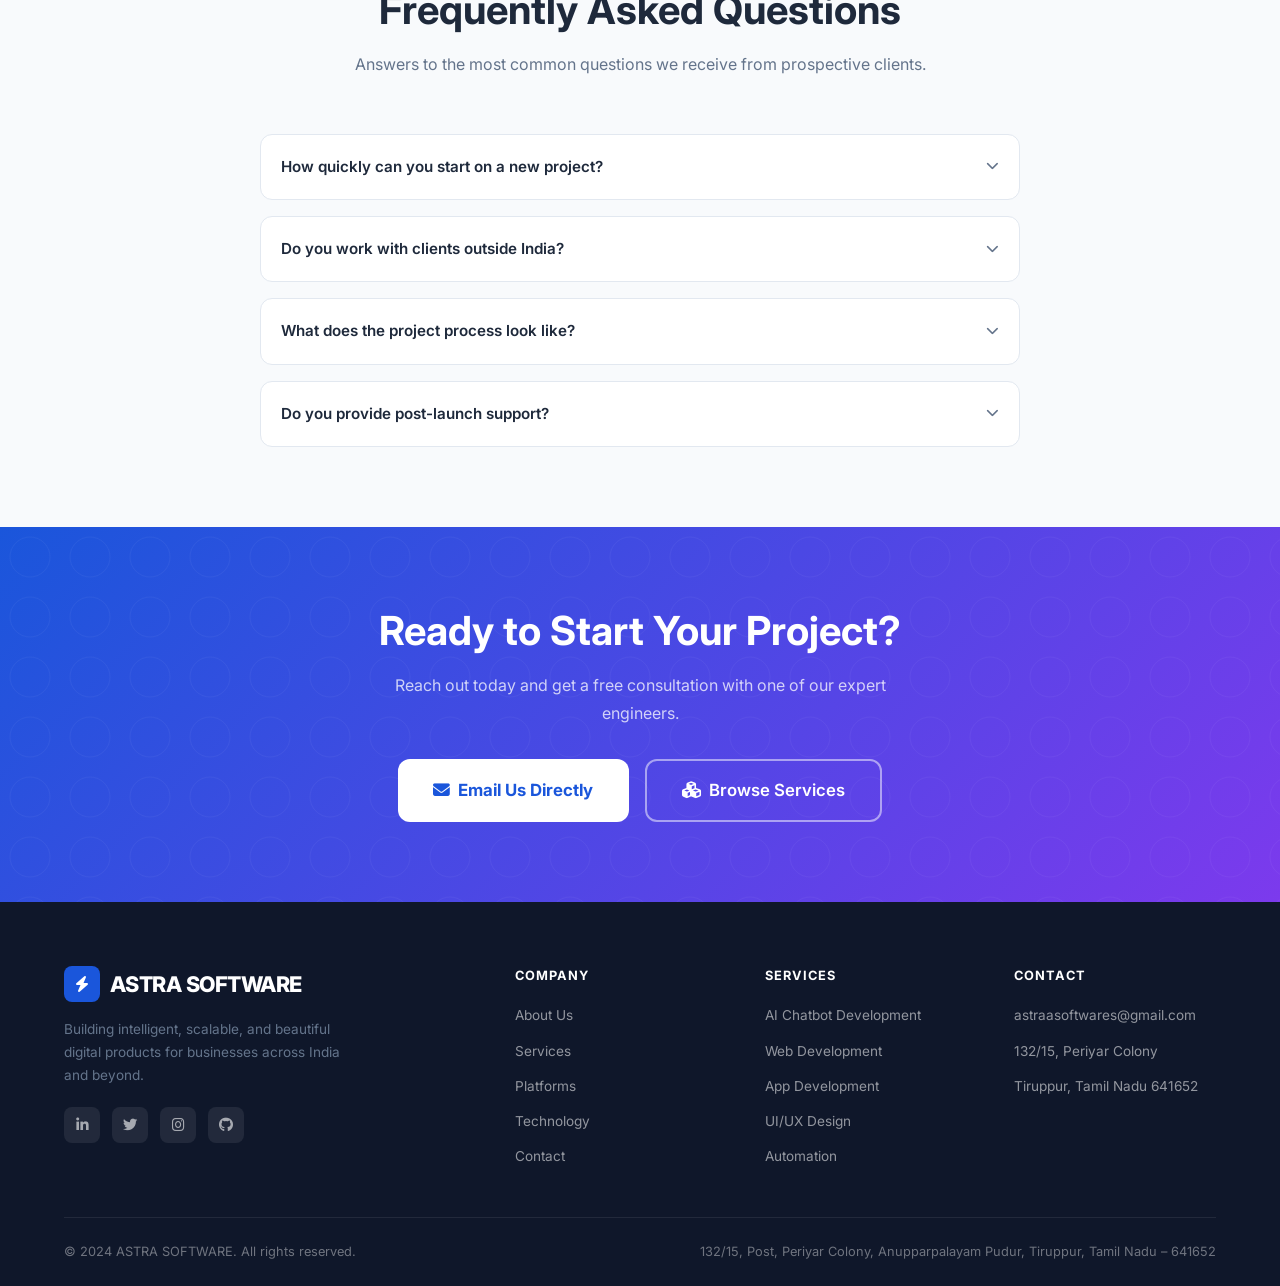
<file: contact.html>
<!DOCTYPE html>
<html lang="en">
<head>
  <meta charset="UTF-8" />
  <meta name="viewport" content="width=device-width, initial-scale=1.0" />
  <title>Contact Us — ASTRA SOFTWARE</title>
  <meta name="description" content="Get in touch with ASTRA SOFTWARE. We're based in Tiruppur, Tamil Nadu and ready to discuss your next project." />

  <link rel="preconnect" href="https://fonts.googleapis.com" />
  <link rel="preconnect" href="https://fonts.gstatic.com" crossorigin />
  <link href="https://fonts.googleapis.com/css2?family=Inter:wght@400;500;600;700;800&display=swap" rel="stylesheet" />
  <link rel="stylesheet" href="https://cdnjs.cloudflare.com/ajax/libs/font-awesome/6.5.0/css/all.min.css" />
  <link rel="stylesheet" href="css/styles.css" />
</head>
<body>

<div id="loading-overlay">
  <div class="loading-logo">
    <div class="logo-spin"></div>
    <span>ASTRA SOFTWARE</span>
  </div>
</div>

<header>
  <div class="container">
    <nav>
      <a href="index.html" class="nav-logo">
        <div class="logo-icon"><i class="fas fa-bolt"></i></div>
        ASTRA SOFTWARE
      </a>
      <div class="nav-links">
        <a href="index.html">Home</a>
        <a href="services.html">Services</a>
        <a href="platforms.html">Platforms</a>
        <a href="technology.html">Technology</a>
        <a href="about.html">About</a>
        <a href="contact.html" class="nav-cta active">Contact Us</a>
      </div>
      <button class="hamburger" aria-label="Toggle menu">
        <span></span><span></span><span></span>
      </button>
    </nav>
  </div>
</header>

<main>

  <!-- ── Page Hero ──────────────────────────────────── -->
  <div class="page-hero">
    <div class="container">
      <div class="breadcrumb">
        <a href="index.html">Home</a>
        <i class="fas fa-chevron-right"></i>
        <span>Contact</span>
      </div>
      <span class="section-label"><i class="fas fa-envelope"></i> Reach Out</span>
      <h1>Let's <span style="background:linear-gradient(135deg,var(--primary),var(--accent));-webkit-background-clip:text;-webkit-text-fill-color:transparent;background-clip:text;">Connect</span></h1>
      <p>Have a project in mind? A question? Or just want to say hello?
         We'd love to hear from you. Typically respond within 24 hours.</p>
    </div>
  </div>

  <!-- ── Contact Section ────────────────────────────── -->
  <section>
    <div class="container">
      <div class="contact-grid">

        <!-- Info Column -->
        <div data-aos="fade-right">
          <h2 style="margin-bottom:1.5rem;">Get In Touch</h2>

          <div class="contact-info">

            <div class="contact-card">
              <div class="c-icon"><i class="fas fa-map-pin"></i></div>
              <div>
                <h4>Our Office</h4>
                <p>
                  132/15, Post, Periyar Colony,<br />
                  Anupparpalayam Pudur,<br />
                  Tiruppur, Tamil Nadu – 641652
                </p>
              </div>
            </div>

            <div class="contact-card">
              <div class="c-icon"><i class="fas fa-envelope"></i></div>
              <div>
                <h4>Email Address</h4>
                <a href="mailto:astraasoftwares@gmail.com">astraasoftwares@gmail.com</a>
                <p style="font-size:.78rem;margin-top:.2rem;">We'll reply within 24 hours</p>
              </div>
            </div>

            <div class="contact-card">
              <div class="c-icon"><i class="fas fa-clock"></i></div>
              <div>
                <h4>Working Hours</h4>
                <p>Monday – Saturday<br />9:00 AM – 6:00 PM IST</p>
              </div>
            </div>

            <div class="contact-card">
              <div class="c-icon"><i class="fas fa-headset"></i></div>
              <div>
                <h4>Support</h4>
                <p>Ongoing project support available<br />to all active clients.</p>
              </div>
            </div>

          </div>

          <!-- Google Maps Embed -->
          <div class="map-embed">
            <iframe
              src="https://www.google.com/maps/embed?pb=!1m18!1m12!1m3!1d31312.5!2d77.3449!3d11.1085!2m3!1f0!2f0!3f0!3m2!1i1024!2i768!4f13.1!3m3!1m2!1s0x3ba907b4b5dbfc67%3A0xc1e6a23a36a9a2b0!2sTiruppur%2C%20Tamil%20Nadu%20641652!5e0!3m2!1sen!2sin!4v1620000000000!5m2!1sen!2sin"
              allowfullscreen=""
              loading="lazy"
              referrerpolicy="no-referrer-when-downgrade"
              title="ASTRA SOFTWARE — Tiruppur, Tamil Nadu, India">
            </iframe>
          </div>
        </div>

        <!-- Form Column -->
        <div data-aos="fade-left">
          <div class="contact-form-wrap">
            <h3>Send Us a Message</h3>
            <p>Fill out the form below and we'll get back to you as soon as possible.</p>

            <form id="contact-form" novalidate>

              <div class="form-row">
                <div class="form-group">
                  <label for="contact-name">Full Name <span>*</span></label>
                  <input
                    type="text"
                    id="contact-name"
                    name="name"
                    class="form-control"
                    placeholder="John Doe"
                    autocomplete="name"
                  />
                </div>
                <div class="form-group">
                  <label for="contact-email">Email Address <span>*</span></label>
                  <input
                    type="email"
                    id="contact-email"
                    name="email"
                    class="form-control"
                    placeholder="john@example.com"
                    autocomplete="email"
                  />
                </div>
              </div>

              <div class="form-group">
                <label for="contact-subject">Subject</label>
                <input
                  type="text"
                  id="contact-subject"
                  name="subject"
                  class="form-control"
                  placeholder="How can we help you?"
                />
              </div>

              <div class="form-group">
                <label for="contact-service">Service Interest</label>
                <select name="service" id="contact-service" class="form-control">
                  <option value="">— Select a service —</option>
                  <option value="ai-chatbot">AI Chatbot Development</option>
                  <option value="automation">Automation Systems</option>
                  <option value="predictive-analytics">Predictive Analytics</option>
                  <option value="web-dev">Web Development</option>
                  <option value="app-dev">App Development</option>
                  <option value="ui-ux">UI/UX Design</option>
                  <option value="other">Other</option>
                </select>
              </div>

              <div class="form-group">
                <label for="contact-message">Message <span>*</span></label>
                <textarea
                  id="contact-message"
                  name="message"
                  class="form-control"
                  rows="5"
                  placeholder="Tell us about your project, requirements, timeline, or anything else you'd like us to know…"
                ></textarea>
              </div>

              <div class="form-footer">
                <p class="privacy-note">
                  <i class="fas fa-lock" style="color:var(--primary);"></i>
                  Your information is kept private and never shared.
                </p>
                <button type="submit" class="btn btn-primary btn-lg">
                  <i class="fas fa-paper-plane"></i> Send Message
                </button>
              </div>

            </form>
          </div>
        </div>

      </div>
    </div>
  </section>

  <!-- ── FAQ ────────────────────────────────────────── -->
  <section class="bg-alt">
    <div class="container">
      <div class="section-header">
        <span class="section-label"><i class="fas fa-question-circle"></i> FAQ</span>
        <h2>Frequently Asked Questions</h2>
        <p>Answers to the most common questions we receive from prospective clients.</p>
      </div>

      <div style="max-width:760px;margin:0 auto;display:flex;flex-direction:column;gap:1rem;">

        <details style="background:var(--bg);border:1px solid var(--border);border-radius:var(--radius);padding:1.25rem;cursor:pointer;" data-aos="fade-up">
          <summary style="font-weight:600;font-size:.95rem;list-style:none;display:flex;align-items:center;justify-content:space-between;gap:1rem;">
            How quickly can you start on a new project?
            <i class="fas fa-chevron-down" style="font-size:.8rem;color:var(--text-muted);flex-shrink:0;"></i>
          </summary>
          <p style="margin-top:.75rem;font-size:.88rem;">
            We typically onboard new projects within 1–2 weeks of initial discussions. The timeline depends
            on project complexity and our current capacity. Contact us and we can give you an accurate start date.
          </p>
        </details>

        <details style="background:var(--bg);border:1px solid var(--border);border-radius:var(--radius);padding:1.25rem;cursor:pointer;" data-aos="fade-up" data-aos-delay="50">
          <summary style="font-weight:600;font-size:.95rem;list-style:none;display:flex;align-items:center;justify-content:space-between;gap:1rem;">
            Do you work with clients outside India?
            <i class="fas fa-chevron-down" style="font-size:.8rem;color:var(--text-muted);flex-shrink:0;"></i>
          </summary>
          <p style="margin-top:.75rem;font-size:.88rem;">
            Absolutely. While we are based in Tiruppur, Tamil Nadu, we work with clients globally. We are
            comfortable with async communication and can accommodate different time zones.
          </p>
        </details>

        <details style="background:var(--bg);border:1px solid var(--border);border-radius:var(--radius);padding:1.25rem;cursor:pointer;" data-aos="fade-up" data-aos-delay="100">
          <summary style="font-weight:600;font-size:.95rem;list-style:none;display:flex;align-items:center;justify-content:space-between;gap:1rem;">
            What does the project process look like?
            <i class="fas fa-chevron-down" style="font-size:.8rem;color:var(--text-muted);flex-shrink:0;"></i>
          </summary>
          <p style="margin-top:.75rem;font-size:.88rem;">
            We follow a structured 5-step process: Discovery → Design → Development → Testing → Launch &amp; Support.
            You receive regular updates and demos throughout, ensuring complete transparency and alignment.
          </p>
        </details>

        <details style="background:var(--bg);border:1px solid var(--border);border-radius:var(--radius);padding:1.25rem;cursor:pointer;" data-aos="fade-up" data-aos-delay="150">
          <summary style="font-weight:600;font-size:.95rem;list-style:none;display:flex;align-items:center;justify-content:space-between;gap:1rem;">
            Do you provide post-launch support?
            <i class="fas fa-chevron-down" style="font-size:.8rem;color:var(--text-muted);flex-shrink:0;"></i>
          </summary>
          <p style="margin-top:.75rem;font-size:.88rem;">
            Yes. We offer flexible support packages ranging from bug-fix retainers to full managed service agreements.
            Our team is available for ongoing development, monitoring, and enhancement after launch.
          </p>
        </details>

      </div>
    </div>
  </section>

  <!-- ── CTA ────────────────────────────────────────── -->
  <div class="cta-section">
    <div class="container">
      <h2>Ready to Start Your Project?</h2>
      <p>Reach out today and get a free consultation with one of our expert engineers.</p>
      <div class="cta-actions">
        <a href="mailto:astraasoftwares@gmail.com" class="btn btn-white btn-lg">
          <i class="fas fa-envelope"></i> Email Us Directly
        </a>
        <a href="services.html" class="btn btn-white-outline btn-lg">
          <i class="fas fa-cubes"></i> Browse Services
        </a>
      </div>
    </div>
  </div>

</main>

<footer>
  <div class="container">
    <div class="footer-grid">
      <div class="footer-brand">
        <a href="index.html" class="nav-logo">
          <div class="logo-icon"><i class="fas fa-bolt"></i></div>
          ASTRA SOFTWARE
        </a>
        <p>Building intelligent, scalable, and beautiful digital products for businesses across India and beyond.</p>
        <div class="social-links">
          <a href="#" class="social-link" aria-label="LinkedIn"><i class="fab fa-linkedin-in"></i></a>
          <a href="#" class="social-link" aria-label="Twitter"><i class="fab fa-twitter"></i></a>
          <a href="#" class="social-link" aria-label="Instagram"><i class="fab fa-instagram"></i></a>
          <a href="#" class="social-link" aria-label="GitHub"><i class="fab fa-github"></i></a>
        </div>
      </div>
      <div class="footer-col">
        <h5>Company</h5>
        <ul>
          <li><a href="about.html">About Us</a></li>
          <li><a href="services.html">Services</a></li>
          <li><a href="platforms.html">Platforms</a></li>
          <li><a href="technology.html">Technology</a></li>
          <li><a href="contact.html">Contact</a></li>
        </ul>
      </div>
      <div class="footer-col">
        <h5>Services</h5>
        <ul>
          <li><a href="services.html">AI Chatbot Development</a></li>
          <li><a href="services.html">Web Development</a></li>
          <li><a href="services.html">App Development</a></li>
          <li><a href="services.html">UI/UX Design</a></li>
          <li><a href="services.html">Automation</a></li>
        </ul>
      </div>
      <div class="footer-col">
        <h5>Contact</h5>
        <ul>
          <li><a href="mailto:astraasoftwares@gmail.com">astraasoftwares@gmail.com</a></li>
          <li><a href="#">132/15, Periyar Colony</a></li>
          <li><a href="#">Tiruppur, Tamil Nadu 641652</a></li>
        </ul>
      </div>
    </div>
    <div class="footer-bottom">
      <span>© 2024 ASTRA SOFTWARE. All rights reserved.</span>
      <span>132/15, Post, Periyar Colony, Anupparpalayam Pudur, Tiruppur, Tamil Nadu – 641652</span>
    </div>
  </div>
</footer>

<script type="module" src="js/main.js"></script>
</body>
</html>
</file>
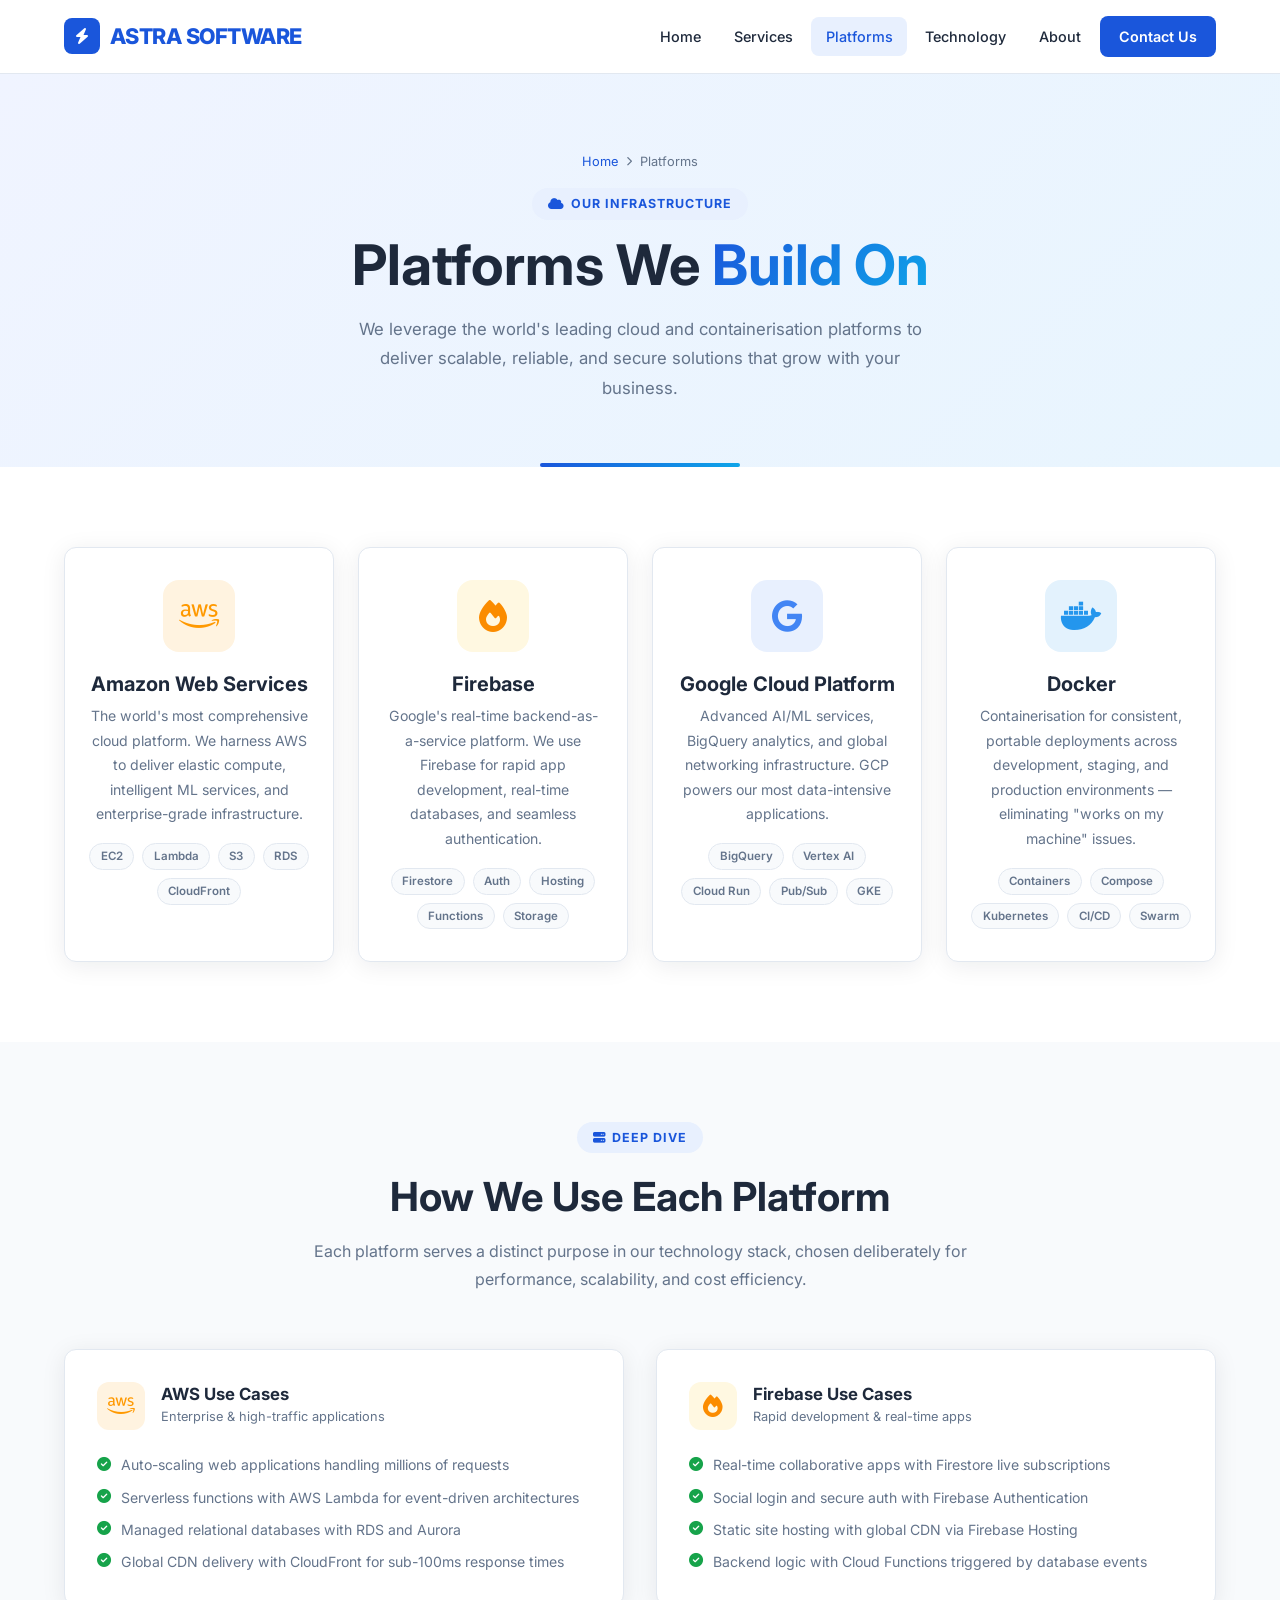
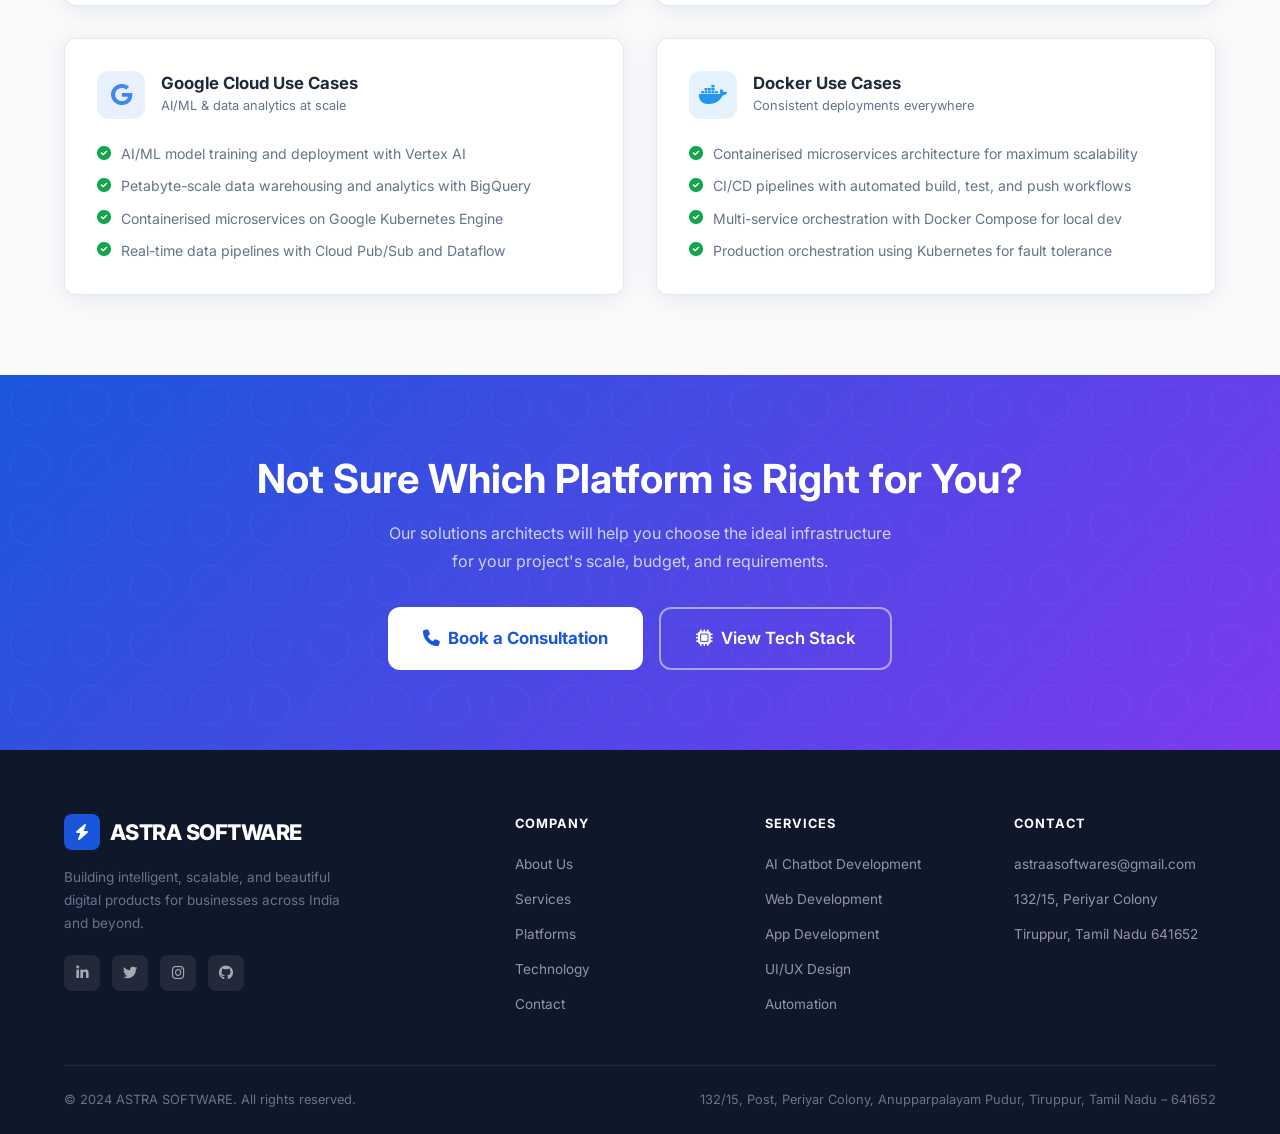
<file: platforms.html>
<!DOCTYPE html>
<html lang="en">
<head>
  <meta charset="UTF-8" />
  <meta name="viewport" content="width=device-width, initial-scale=1.0" />
  <title>Platforms — ASTRA SOFTWARE</title>
  <meta name="description" content="Explore the cloud and infrastructure platforms ASTRA SOFTWARE builds on: AWS, Firebase, Google Cloud, and Docker." />

  <link rel="preconnect" href="https://fonts.googleapis.com" />
  <link rel="preconnect" href="https://fonts.gstatic.com" crossorigin />
  <link href="https://fonts.googleapis.com/css2?family=Inter:wght@400;500;600;700;800&display=swap" rel="stylesheet" />
  <link rel="stylesheet" href="https://cdnjs.cloudflare.com/ajax/libs/font-awesome/6.5.0/css/all.min.css" />
  <link rel="stylesheet" href="css/styles.css" />
</head>
<body>

<div id="loading-overlay">
  <div class="loading-logo">
    <div class="logo-spin"></div>
    <span>ASTRA SOFTWARE</span>
  </div>
</div>

<header>
  <div class="container">
    <nav>
      <a href="index.html" class="nav-logo">
        <div class="logo-icon"><i class="fas fa-bolt"></i></div>
        ASTRA SOFTWARE
      </a>
      <div class="nav-links">
        <a href="index.html">Home</a>
        <a href="services.html">Services</a>
        <a href="platforms.html" class="active">Platforms</a>
        <a href="technology.html">Technology</a>
        <a href="about.html">About</a>
        <a href="contact.html" class="nav-cta">Contact Us</a>
      </div>
      <button class="hamburger" aria-label="Toggle menu">
        <span></span><span></span><span></span>
      </button>
    </nav>
  </div>
</header>

<main>

  <!-- ── Page Hero ──────────────────────────────────── -->
  <div class="page-hero">
    <div class="container">
      <div class="breadcrumb">
        <a href="index.html">Home</a>
        <i class="fas fa-chevron-right"></i>
        <span>Platforms</span>
      </div>
      <span class="section-label"><i class="fas fa-cloud"></i> Our Infrastructure</span>
      <h1>Platforms We <span style="background:linear-gradient(135deg,var(--primary),var(--accent));-webkit-background-clip:text;-webkit-text-fill-color:transparent;background-clip:text;">Build On</span></h1>
      <p>We leverage the world's leading cloud and containerisation platforms to deliver
         scalable, reliable, and secure solutions that grow with your business.</p>
    </div>
  </div>

  <!-- ── Platform Cards ─────────────────────────────── -->
  <section>
    <div class="container">
      <div class="platforms-grid">

        <!-- AWS -->
        <div class="platform-card aws" data-aos="fade-up">
          <div class="platform-logo"><i class="fab fa-aws"></i></div>
          <h3>Amazon Web Services</h3>
          <p>The world's most comprehensive cloud platform. We harness AWS to deliver elastic compute, intelligent ML services, and enterprise-grade infrastructure.</p>
          <div class="platform-tags">
            <span class="tag">EC2</span>
            <span class="tag">Lambda</span>
            <span class="tag">S3</span>
            <span class="tag">RDS</span>
            <span class="tag">CloudFront</span>
          </div>
        </div>

        <!-- Firebase -->
        <div class="platform-card firebase" data-aos="fade-up" data-aos-delay="100">
          <div class="platform-logo"><i class="fas fa-fire"></i></div>
          <h3>Firebase</h3>
          <p>Google's real-time backend-as-a-service platform. We use Firebase for rapid app development, real-time databases, and seamless authentication.</p>
          <div class="platform-tags">
            <span class="tag">Firestore</span>
            <span class="tag">Auth</span>
            <span class="tag">Hosting</span>
            <span class="tag">Functions</span>
            <span class="tag">Storage</span>
          </div>
        </div>

        <!-- Google Cloud -->
        <div class="platform-card gcp" data-aos="fade-up" data-aos-delay="200">
          <div class="platform-logo"><i class="fab fa-google"></i></div>
          <h3>Google Cloud Platform</h3>
          <p>Advanced AI/ML services, BigQuery analytics, and global networking infrastructure. GCP powers our most data-intensive applications.</p>
          <div class="platform-tags">
            <span class="tag">BigQuery</span>
            <span class="tag">Vertex AI</span>
            <span class="tag">Cloud Run</span>
            <span class="tag">Pub/Sub</span>
            <span class="tag">GKE</span>
          </div>
        </div>

        <!-- Docker -->
        <div class="platform-card docker" data-aos="fade-up" data-aos-delay="300">
          <div class="platform-logo"><i class="fab fa-docker"></i></div>
          <h3>Docker</h3>
          <p>Containerisation for consistent, portable deployments across development, staging, and production environments — eliminating "works on my machine" issues.</p>
          <div class="platform-tags">
            <span class="tag">Containers</span>
            <span class="tag">Compose</span>
            <span class="tag">Kubernetes</span>
            <span class="tag">CI/CD</span>
            <span class="tag">Swarm</span>
          </div>
        </div>

      </div>
    </div>
  </section>

  <!-- ── Platform Detail: AWS ───────────────────────── -->
  <section class="bg-alt">
    <div class="container">
      <div class="section-header">
        <span class="section-label"><i class="fas fa-server"></i> Deep Dive</span>
        <h2>How We Use Each Platform</h2>
        <p>Each platform serves a distinct purpose in our technology stack, chosen deliberately for performance, scalability, and cost efficiency.</p>
      </div>

      <div style="display:grid;grid-template-columns:1fr 1fr;gap:2rem;">

        <div style="background:var(--bg);border:1px solid var(--border);border-radius:var(--radius);padding:2rem;box-shadow:var(--shadow);" data-aos="fade-up">
          <div style="display:flex;align-items:center;gap:1rem;margin-bottom:1.5rem;">
            <div style="width:48px;height:48px;background:#fff3e0;border-radius:12px;display:flex;align-items:center;justify-content:center;color:#ff9900;font-size:1.4rem;">
              <i class="fab fa-aws"></i>
            </div>
            <div>
              <h3 style="font-size:1.05rem;margin-bottom:.1rem;">AWS Use Cases</h3>
              <p style="font-size:.8rem;margin:0;">Enterprise &amp; high-traffic applications</p>
            </div>
          </div>
          <ul style="display:flex;flex-direction:column;gap:.6rem;">
            <li style="display:flex;gap:.6rem;align-items:flex-start;font-size:.88rem;color:var(--text-muted);">
              <i class="fas fa-check-circle" style="color:#16a34a;margin-top:.15rem;flex-shrink:0;"></i>
              Auto-scaling web applications handling millions of requests
            </li>
            <li style="display:flex;gap:.6rem;align-items:flex-start;font-size:.88rem;color:var(--text-muted);">
              <i class="fas fa-check-circle" style="color:#16a34a;margin-top:.15rem;flex-shrink:0;"></i>
              Serverless functions with AWS Lambda for event-driven architectures
            </li>
            <li style="display:flex;gap:.6rem;align-items:flex-start;font-size:.88rem;color:var(--text-muted);">
              <i class="fas fa-check-circle" style="color:#16a34a;margin-top:.15rem;flex-shrink:0;"></i>
              Managed relational databases with RDS and Aurora
            </li>
            <li style="display:flex;gap:.6rem;align-items:flex-start;font-size:.88rem;color:var(--text-muted);">
              <i class="fas fa-check-circle" style="color:#16a34a;margin-top:.15rem;flex-shrink:0;"></i>
              Global CDN delivery with CloudFront for sub-100ms response times
            </li>
          </ul>
        </div>

        <div style="background:var(--bg);border:1px solid var(--border);border-radius:var(--radius);padding:2rem;box-shadow:var(--shadow);" data-aos="fade-up" data-aos-delay="100">
          <div style="display:flex;align-items:center;gap:1rem;margin-bottom:1.5rem;">
            <div style="width:48px;height:48px;background:#fff8e1;border-radius:12px;display:flex;align-items:center;justify-content:center;color:#fb8c00;font-size:1.4rem;">
              <i class="fas fa-fire"></i>
            </div>
            <div>
              <h3 style="font-size:1.05rem;margin-bottom:.1rem;">Firebase Use Cases</h3>
              <p style="font-size:.8rem;margin:0;">Rapid development &amp; real-time apps</p>
            </div>
          </div>
          <ul style="display:flex;flex-direction:column;gap:.6rem;">
            <li style="display:flex;gap:.6rem;align-items:flex-start;font-size:.88rem;color:var(--text-muted);">
              <i class="fas fa-check-circle" style="color:#16a34a;margin-top:.15rem;flex-shrink:0;"></i>
              Real-time collaborative apps with Firestore live subscriptions
            </li>
            <li style="display:flex;gap:.6rem;align-items:flex-start;font-size:.88rem;color:var(--text-muted);">
              <i class="fas fa-check-circle" style="color:#16a34a;margin-top:.15rem;flex-shrink:0;"></i>
              Social login and secure auth with Firebase Authentication
            </li>
            <li style="display:flex;gap:.6rem;align-items:flex-start;font-size:.88rem;color:var(--text-muted);">
              <i class="fas fa-check-circle" style="color:#16a34a;margin-top:.15rem;flex-shrink:0;"></i>
              Static site hosting with global CDN via Firebase Hosting
            </li>
            <li style="display:flex;gap:.6rem;align-items:flex-start;font-size:.88rem;color:var(--text-muted);">
              <i class="fas fa-check-circle" style="color:#16a34a;margin-top:.15rem;flex-shrink:0;"></i>
              Backend logic with Cloud Functions triggered by database events
            </li>
          </ul>
        </div>

        <div style="background:var(--bg);border:1px solid var(--border);border-radius:var(--radius);padding:2rem;box-shadow:var(--shadow);" data-aos="fade-up" data-aos-delay="150">
          <div style="display:flex;align-items:center;gap:1rem;margin-bottom:1.5rem;">
            <div style="width:48px;height:48px;background:#e8f0fe;border-radius:12px;display:flex;align-items:center;justify-content:center;color:#4285f4;font-size:1.4rem;">
              <i class="fab fa-google"></i>
            </div>
            <div>
              <h3 style="font-size:1.05rem;margin-bottom:.1rem;">Google Cloud Use Cases</h3>
              <p style="font-size:.8rem;margin:0;">AI/ML &amp; data analytics at scale</p>
            </div>
          </div>
          <ul style="display:flex;flex-direction:column;gap:.6rem;">
            <li style="display:flex;gap:.6rem;align-items:flex-start;font-size:.88rem;color:var(--text-muted);">
              <i class="fas fa-check-circle" style="color:#16a34a;margin-top:.15rem;flex-shrink:0;"></i>
              AI/ML model training and deployment with Vertex AI
            </li>
            <li style="display:flex;gap:.6rem;align-items:flex-start;font-size:.88rem;color:var(--text-muted);">
              <i class="fas fa-check-circle" style="color:#16a34a;margin-top:.15rem;flex-shrink:0;"></i>
              Petabyte-scale data warehousing and analytics with BigQuery
            </li>
            <li style="display:flex;gap:.6rem;align-items:flex-start;font-size:.88rem;color:var(--text-muted);">
              <i class="fas fa-check-circle" style="color:#16a34a;margin-top:.15rem;flex-shrink:0;"></i>
              Containerised microservices on Google Kubernetes Engine
            </li>
            <li style="display:flex;gap:.6rem;align-items:flex-start;font-size:.88rem;color:var(--text-muted);">
              <i class="fas fa-check-circle" style="color:#16a34a;margin-top:.15rem;flex-shrink:0;"></i>
              Real-time data pipelines with Cloud Pub/Sub and Dataflow
            </li>
          </ul>
        </div>

        <div style="background:var(--bg);border:1px solid var(--border);border-radius:var(--radius);padding:2rem;box-shadow:var(--shadow);" data-aos="fade-up" data-aos-delay="200">
          <div style="display:flex;align-items:center;gap:1rem;margin-bottom:1.5rem;">
            <div style="width:48px;height:48px;background:#e3f2fd;border-radius:12px;display:flex;align-items:center;justify-content:center;color:#2496ed;font-size:1.4rem;">
              <i class="fab fa-docker"></i>
            </div>
            <div>
              <h3 style="font-size:1.05rem;margin-bottom:.1rem;">Docker Use Cases</h3>
              <p style="font-size:.8rem;margin:0;">Consistent deployments everywhere</p>
            </div>
          </div>
          <ul style="display:flex;flex-direction:column;gap:.6rem;">
            <li style="display:flex;gap:.6rem;align-items:flex-start;font-size:.88rem;color:var(--text-muted);">
              <i class="fas fa-check-circle" style="color:#16a34a;margin-top:.15rem;flex-shrink:0;"></i>
              Containerised microservices architecture for maximum scalability
            </li>
            <li style="display:flex;gap:.6rem;align-items:flex-start;font-size:.88rem;color:var(--text-muted);">
              <i class="fas fa-check-circle" style="color:#16a34a;margin-top:.15rem;flex-shrink:0;"></i>
              CI/CD pipelines with automated build, test, and push workflows
            </li>
            <li style="display:flex;gap:.6rem;align-items:flex-start;font-size:.88rem;color:var(--text-muted);">
              <i class="fas fa-check-circle" style="color:#16a34a;margin-top:.15rem;flex-shrink:0;"></i>
              Multi-service orchestration with Docker Compose for local dev
            </li>
            <li style="display:flex;gap:.6rem;align-items:flex-start;font-size:.88rem;color:var(--text-muted);">
              <i class="fas fa-check-circle" style="color:#16a34a;margin-top:.15rem;flex-shrink:0;"></i>
              Production orchestration using Kubernetes for fault tolerance
            </li>
          </ul>
        </div>

      </div>
    </div>
  </section>

  <!-- ── CTA ────────────────────────────────────────── -->
  <div class="cta-section">
    <div class="container">
      <h2>Not Sure Which Platform is Right for You?</h2>
      <p>Our solutions architects will help you choose the ideal infrastructure for your project's scale, budget, and requirements.</p>
      <div class="cta-actions">
        <a href="contact.html" class="btn btn-white btn-lg">
          <i class="fas fa-phone"></i> Book a Consultation
        </a>
        <a href="technology.html" class="btn btn-white-outline btn-lg">
          <i class="fas fa-microchip"></i> View Tech Stack
        </a>
      </div>
    </div>
  </div>

</main>

<footer>
  <div class="container">
    <div class="footer-grid">
      <div class="footer-brand">
        <a href="index.html" class="nav-logo">
          <div class="logo-icon"><i class="fas fa-bolt"></i></div>
          ASTRA SOFTWARE
        </a>
        <p>Building intelligent, scalable, and beautiful digital products for businesses across India and beyond.</p>
        <div class="social-links">
          <a href="#" class="social-link" aria-label="LinkedIn"><i class="fab fa-linkedin-in"></i></a>
          <a href="#" class="social-link" aria-label="Twitter"><i class="fab fa-twitter"></i></a>
          <a href="#" class="social-link" aria-label="Instagram"><i class="fab fa-instagram"></i></a>
          <a href="#" class="social-link" aria-label="GitHub"><i class="fab fa-github"></i></a>
        </div>
      </div>
      <div class="footer-col">
        <h5>Company</h5>
        <ul>
          <li><a href="about.html">About Us</a></li>
          <li><a href="services.html">Services</a></li>
          <li><a href="platforms.html">Platforms</a></li>
          <li><a href="technology.html">Technology</a></li>
          <li><a href="contact.html">Contact</a></li>
        </ul>
      </div>
      <div class="footer-col">
        <h5>Services</h5>
        <ul>
          <li><a href="services.html">AI Chatbot Development</a></li>
          <li><a href="services.html">Web Development</a></li>
          <li><a href="services.html">App Development</a></li>
          <li><a href="services.html">UI/UX Design</a></li>
          <li><a href="services.html">Automation</a></li>
        </ul>
      </div>
      <div class="footer-col">
        <h5>Contact</h5>
        <ul>
          <li><a href="mailto:astraasoftwares@gmail.com">astraasoftwares@gmail.com</a></li>
          <li><a href="#">132/15, Periyar Colony</a></li>
          <li><a href="#">Tiruppur, Tamil Nadu 641652</a></li>
        </ul>
      </div>
    </div>
    <div class="footer-bottom">
      <span>© 2024 ASTRA SOFTWARE. All rights reserved.</span>
      <span>132/15, Post, Periyar Colony, Anupparpalayam Pudur, Tiruppur, Tamil Nadu – 641652</span>
    </div>
  </div>
</footer>

<script type="module" src="js/main.js"></script>
</body>
</html>
</file>
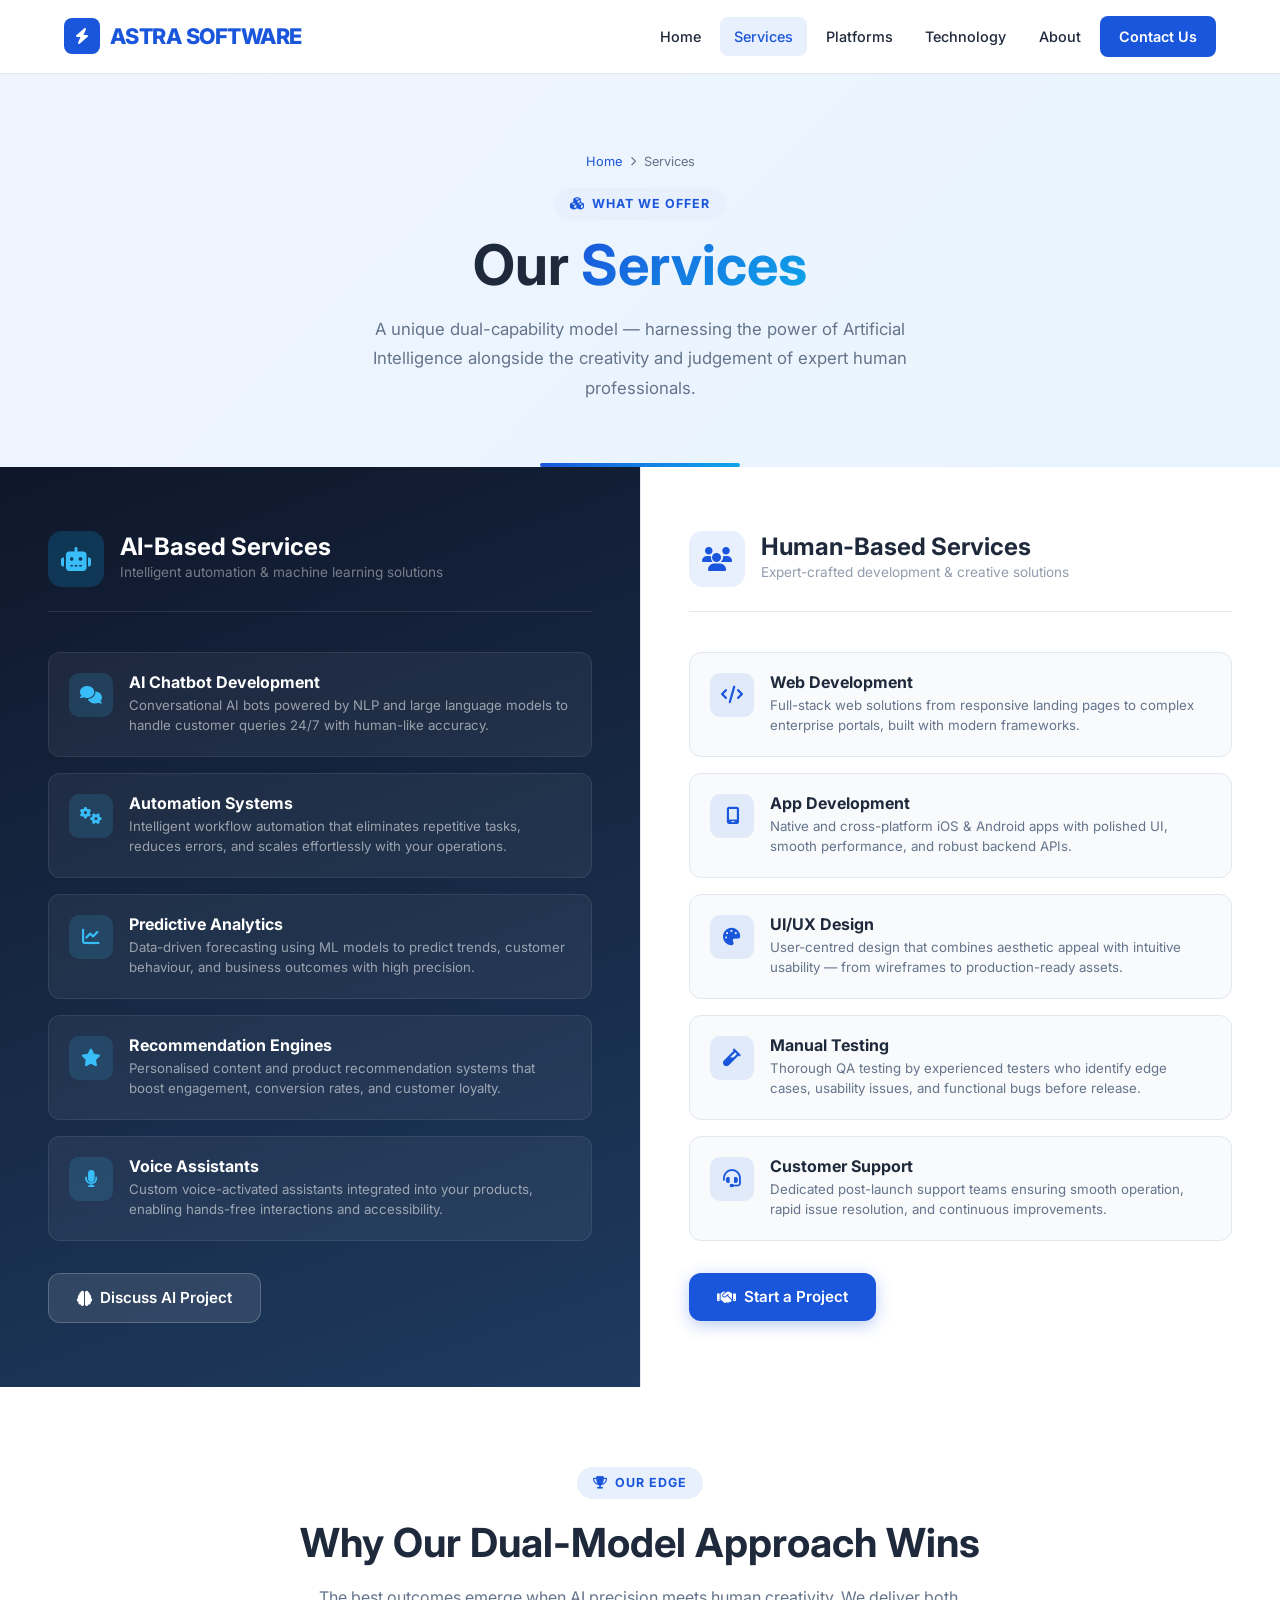
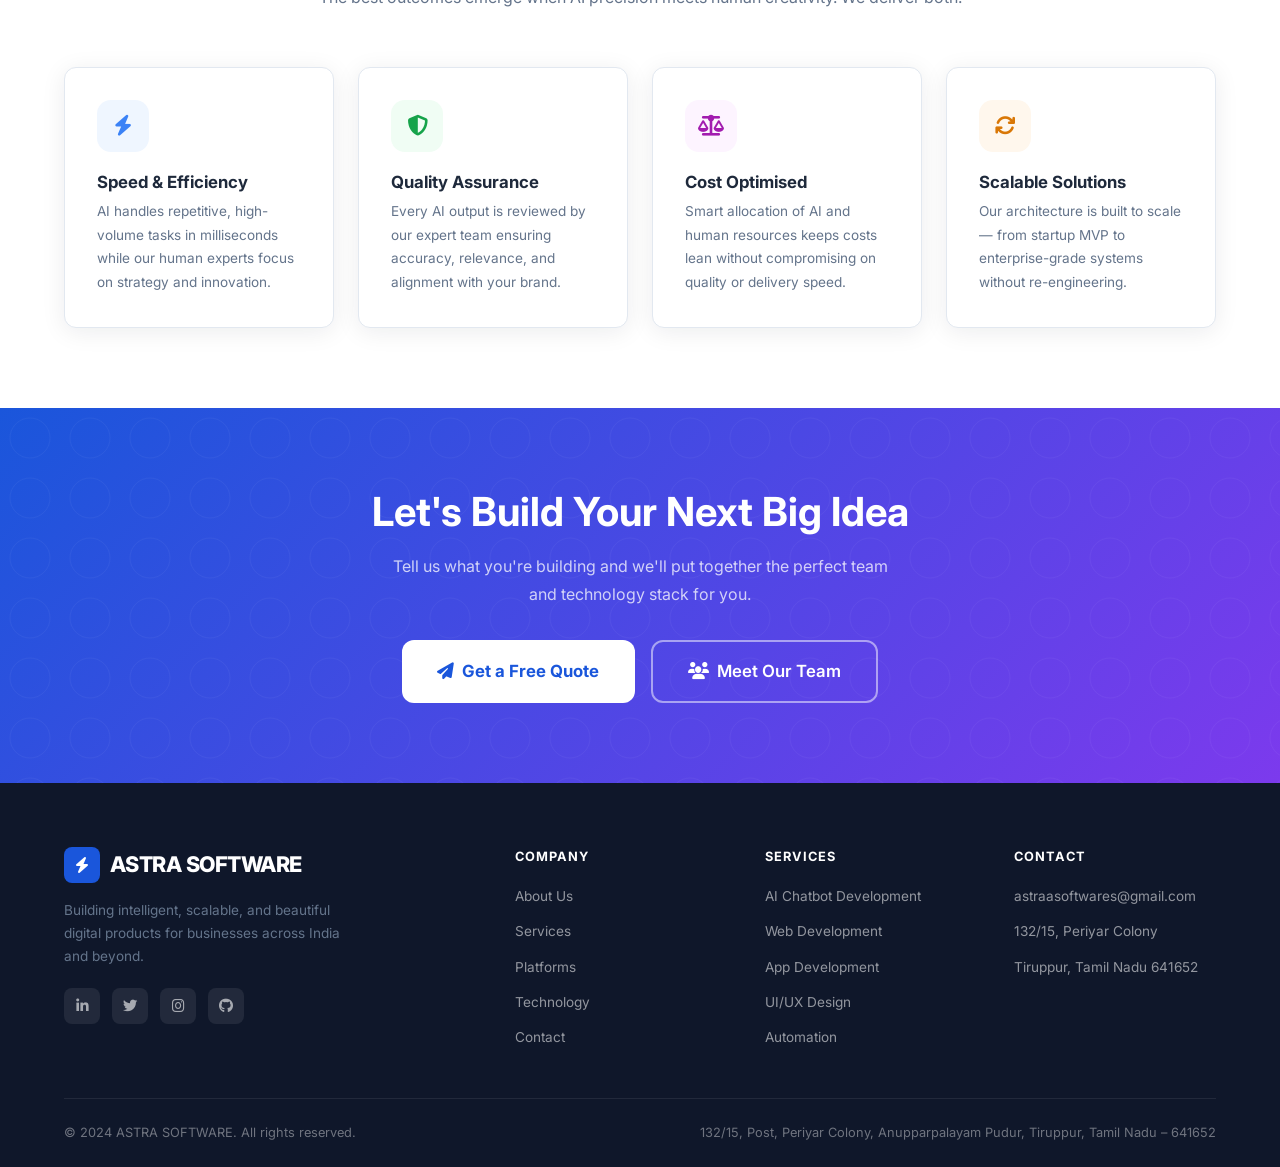
<file: services.html>
<!DOCTYPE html>
<html lang="en">
<head>
  <meta charset="UTF-8" />
  <meta name="viewport" content="width=device-width, initial-scale=1.0" />
  <title>Services — ASTRA SOFTWARE</title>
  <meta name="description" content="Explore ASTRA SOFTWARE's split-view of AI-powered and human-driven services — from chatbots to web development." />

  <link rel="preconnect" href="https://fonts.googleapis.com" />
  <link rel="preconnect" href="https://fonts.gstatic.com" crossorigin />
  <link href="https://fonts.googleapis.com/css2?family=Inter:wght@400;500;600;700;800&display=swap" rel="stylesheet" />
  <link rel="stylesheet" href="https://cdnjs.cloudflare.com/ajax/libs/font-awesome/6.5.0/css/all.min.css" />
  <link rel="stylesheet" href="css/styles.css" />
</head>
<body>

<div id="loading-overlay">
  <div class="loading-logo">
    <div class="logo-spin"></div>
    <span>ASTRA SOFTWARE</span>
  </div>
</div>

<header>
  <div class="container">
    <nav>
      <a href="index.html" class="nav-logo">
        <div class="logo-icon"><i class="fas fa-bolt"></i></div>
        ASTRA SOFTWARE
      </a>
      <div class="nav-links">
        <a href="index.html">Home</a>
        <a href="services.html" class="active">Services</a>
        <a href="platforms.html">Platforms</a>
        <a href="technology.html">Technology</a>
        <a href="about.html">About</a>
        <a href="contact.html" class="nav-cta">Contact Us</a>
      </div>
      <button class="hamburger" aria-label="Toggle menu">
        <span></span><span></span><span></span>
      </button>
    </nav>
  </div>
</header>

<main>

  <!-- ── Page Hero ──────────────────────────────────── -->
  <div class="page-hero">
    <div class="container">
      <div class="breadcrumb">
        <a href="index.html">Home</a>
        <i class="fas fa-chevron-right"></i>
        <span>Services</span>
      </div>
      <span class="section-label"><i class="fas fa-cubes"></i> What We Offer</span>
      <h1>Our <span style="background:linear-gradient(135deg,var(--primary),var(--accent));-webkit-background-clip:text;-webkit-text-fill-color:transparent;background-clip:text;">Services</span></h1>
      <p>A unique dual-capability model — harnessing the power of Artificial Intelligence
         alongside the creativity and judgement of expert human professionals.</p>
    </div>
  </div>

  <!-- ── Split Services ─────────────────────────────── -->
  <div class="services-split">

    <!-- LEFT: AI-Based Services -->
    <div class="services-panel ai-panel">
      <div class="panel-header" data-aos="fade-right">
        <div class="panel-icon"><i class="fas fa-robot"></i></div>
        <div>
          <h2>AI-Based Services</h2>
          <p>Intelligent automation &amp; machine learning solutions</p>
        </div>
      </div>

      <div class="service-card" data-aos="fade-right" data-aos-delay="100">
        <div class="service-icon"><i class="fas fa-comments"></i></div>
        <div>
          <h3>AI Chatbot Development</h3>
          <p>Conversational AI bots powered by NLP and large language models to handle customer queries 24/7 with human-like accuracy.</p>
        </div>
      </div>

      <div class="service-card" data-aos="fade-right" data-aos-delay="150">
        <div class="service-icon"><i class="fas fa-gears"></i></div>
        <div>
          <h3>Automation Systems</h3>
          <p>Intelligent workflow automation that eliminates repetitive tasks, reduces errors, and scales effortlessly with your operations.</p>
        </div>
      </div>

      <div class="service-card" data-aos="fade-right" data-aos-delay="200">
        <div class="service-icon"><i class="fas fa-chart-line"></i></div>
        <div>
          <h3>Predictive Analytics</h3>
          <p>Data-driven forecasting using ML models to predict trends, customer behaviour, and business outcomes with high precision.</p>
        </div>
      </div>

      <div class="service-card" data-aos="fade-right" data-aos-delay="250">
        <div class="service-icon"><i class="fas fa-star"></i></div>
        <div>
          <h3>Recommendation Engines</h3>
          <p>Personalised content and product recommendation systems that boost engagement, conversion rates, and customer loyalty.</p>
        </div>
      </div>

      <div class="service-card" data-aos="fade-right" data-aos-delay="300">
        <div class="service-icon"><i class="fas fa-microphone"></i></div>
        <div>
          <h3>Voice Assistants</h3>
          <p>Custom voice-activated assistants integrated into your products, enabling hands-free interactions and accessibility.</p>
        </div>
      </div>

      <!-- AI CTA -->
      <div style="margin-top:2rem;" data-aos="fade-up" data-aos-delay="350">
        <a href="contact.html" class="btn" style="background:rgba(255,255,255,0.1);color:#fff;border:1px solid rgba(255,255,255,0.2);">
          <i class="fas fa-brain"></i> Discuss AI Project
        </a>
      </div>
    </div>

    <!-- RIGHT: Human-Based Services -->
    <div class="services-panel human-panel">
      <div class="panel-header" data-aos="fade-left">
        <div class="panel-icon"><i class="fas fa-users"></i></div>
        <div>
          <h2>Human-Based Services</h2>
          <p>Expert-crafted development &amp; creative solutions</p>
        </div>
      </div>

      <div class="service-card" data-aos="fade-left" data-aos-delay="100">
        <div class="service-icon"><i class="fas fa-code"></i></div>
        <div>
          <h3>Web Development</h3>
          <p>Full-stack web solutions from responsive landing pages to complex enterprise portals, built with modern frameworks.</p>
        </div>
      </div>

      <div class="service-card" data-aos="fade-left" data-aos-delay="150">
        <div class="service-icon"><i class="fas fa-mobile-screen"></i></div>
        <div>
          <h3>App Development</h3>
          <p>Native and cross-platform iOS &amp; Android apps with polished UI, smooth performance, and robust backend APIs.</p>
        </div>
      </div>

      <div class="service-card" data-aos="fade-left" data-aos-delay="200">
        <div class="service-icon"><i class="fas fa-palette"></i></div>
        <div>
          <h3>UI/UX Design</h3>
          <p>User-centred design that combines aesthetic appeal with intuitive usability — from wireframes to production-ready assets.</p>
        </div>
      </div>

      <div class="service-card" data-aos="fade-left" data-aos-delay="250">
        <div class="service-icon"><i class="fas fa-vial"></i></div>
        <div>
          <h3>Manual Testing</h3>
          <p>Thorough QA testing by experienced testers who identify edge cases, usability issues, and functional bugs before release.</p>
        </div>
      </div>

      <div class="service-card" data-aos="fade-left" data-aos-delay="300">
        <div class="service-icon"><i class="fas fa-headset"></i></div>
        <div>
          <h3>Customer Support</h3>
          <p>Dedicated post-launch support teams ensuring smooth operation, rapid issue resolution, and continuous improvements.</p>
        </div>
      </div>

      <!-- Human CTA -->
      <div style="margin-top:2rem;" data-aos="fade-up" data-aos-delay="350">
        <a href="contact.html" class="btn btn-primary">
          <i class="fas fa-handshake"></i> Start a Project
        </a>
      </div>
    </div>

  </div>

  <!-- ── Why Choose Both ────────────────────────────── -->
  <section>
    <div class="container">
      <div class="section-header">
        <span class="section-label"><i class="fas fa-trophy"></i> Our Edge</span>
        <h2>Why Our Dual-Model Approach Wins</h2>
        <p>The best outcomes emerge when AI precision meets human creativity. We deliver both.</p>
      </div>

      <div style="display:grid;grid-template-columns:repeat(auto-fit,minmax(240px,1fr));gap:1.5rem;">

        <div class="feature-card" data-aos="fade-up">
          <div class="feat-icon" style="background:#eff6ff;color:#3b82f6;">
            <i class="fas fa-bolt"></i>
          </div>
          <h3>Speed &amp; Efficiency</h3>
          <p>AI handles repetitive, high-volume tasks in milliseconds while our human experts focus on strategy and innovation.</p>
        </div>

        <div class="feature-card" data-aos="fade-up" data-aos-delay="100">
          <div class="feat-icon" style="background:#f0fdf4;color:#16a34a;">
            <i class="fas fa-shield-halved"></i>
          </div>
          <h3>Quality Assurance</h3>
          <p>Every AI output is reviewed by our expert team ensuring accuracy, relevance, and alignment with your brand.</p>
        </div>

        <div class="feature-card" data-aos="fade-up" data-aos-delay="200">
          <div class="feat-icon" style="background:#fdf4ff;color:#a21caf;">
            <i class="fas fa-scale-balanced"></i>
          </div>
          <h3>Cost Optimised</h3>
          <p>Smart allocation of AI and human resources keeps costs lean without compromising on quality or delivery speed.</p>
        </div>

        <div class="feature-card" data-aos="fade-up" data-aos-delay="300">
          <div class="feat-icon" style="background:#fff7ed;color:#d97706;">
            <i class="fas fa-arrows-rotate"></i>
          </div>
          <h3>Scalable Solutions</h3>
          <p>Our architecture is built to scale — from startup MVP to enterprise-grade systems without re-engineering.</p>
        </div>

      </div>
    </div>
  </section>

  <!-- ── CTA ────────────────────────────────────────── -->
  <div class="cta-section">
    <div class="container">
      <h2>Let's Build Your Next Big Idea</h2>
      <p>Tell us what you're building and we'll put together the perfect team and technology stack for you.</p>
      <div class="cta-actions">
        <a href="contact.html" class="btn btn-white btn-lg">
          <i class="fas fa-paper-plane"></i> Get a Free Quote
        </a>
        <a href="about.html" class="btn btn-white-outline btn-lg">
          <i class="fas fa-users"></i> Meet Our Team
        </a>
      </div>
    </div>
  </div>

</main>

<footer>
  <div class="container">
    <div class="footer-grid">
      <div class="footer-brand">
        <a href="index.html" class="nav-logo">
          <div class="logo-icon"><i class="fas fa-bolt"></i></div>
          ASTRA SOFTWARE
        </a>
        <p>Building intelligent, scalable, and beautiful digital products for businesses across India and beyond.</p>
        <div class="social-links">
          <a href="#" class="social-link" aria-label="LinkedIn"><i class="fab fa-linkedin-in"></i></a>
          <a href="#" class="social-link" aria-label="Twitter"><i class="fab fa-twitter"></i></a>
          <a href="#" class="social-link" aria-label="Instagram"><i class="fab fa-instagram"></i></a>
          <a href="#" class="social-link" aria-label="GitHub"><i class="fab fa-github"></i></a>
        </div>
      </div>
      <div class="footer-col">
        <h5>Company</h5>
        <ul>
          <li><a href="about.html">About Us</a></li>
          <li><a href="services.html">Services</a></li>
          <li><a href="platforms.html">Platforms</a></li>
          <li><a href="technology.html">Technology</a></li>
          <li><a href="contact.html">Contact</a></li>
        </ul>
      </div>
      <div class="footer-col">
        <h5>Services</h5>
        <ul>
          <li><a href="services.html">AI Chatbot Development</a></li>
          <li><a href="services.html">Web Development</a></li>
          <li><a href="services.html">App Development</a></li>
          <li><a href="services.html">UI/UX Design</a></li>
          <li><a href="services.html">Automation</a></li>
        </ul>
      </div>
      <div class="footer-col">
        <h5>Contact</h5>
        <ul>
          <li><a href="mailto:astraasoftwares@gmail.com">astraasoftwares@gmail.com</a></li>
          <li><a href="#">132/15, Periyar Colony</a></li>
          <li><a href="#">Tiruppur, Tamil Nadu 641652</a></li>
        </ul>
      </div>
    </div>
    <div class="footer-bottom">
      <span>© 2024 ASTRA SOFTWARE. All rights reserved.</span>
      <span>132/15, Post, Periyar Colony, Anupparpalayam Pudur, Tiruppur, Tamil Nadu – 641652</span>
    </div>
  </div>
</footer>

<script type="module" src="js/main.js"></script>
</body>
</html>
</file>
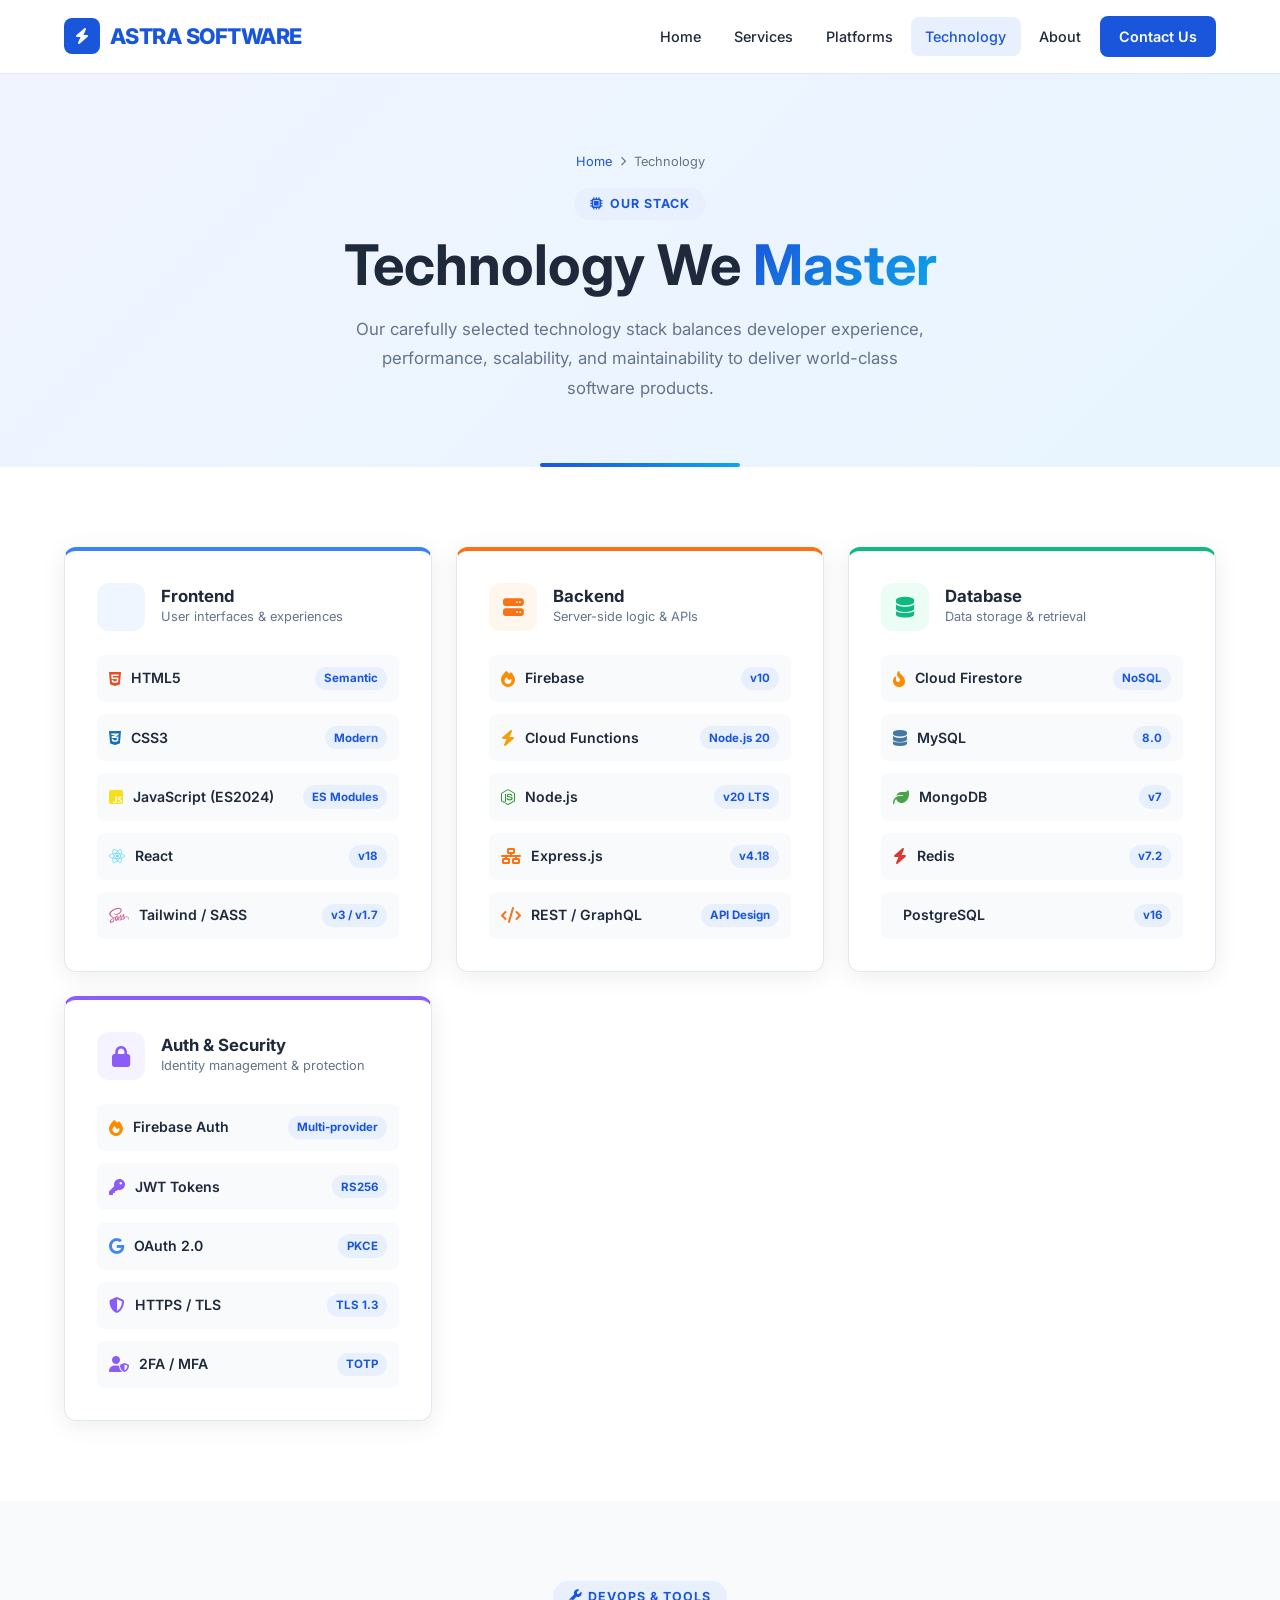
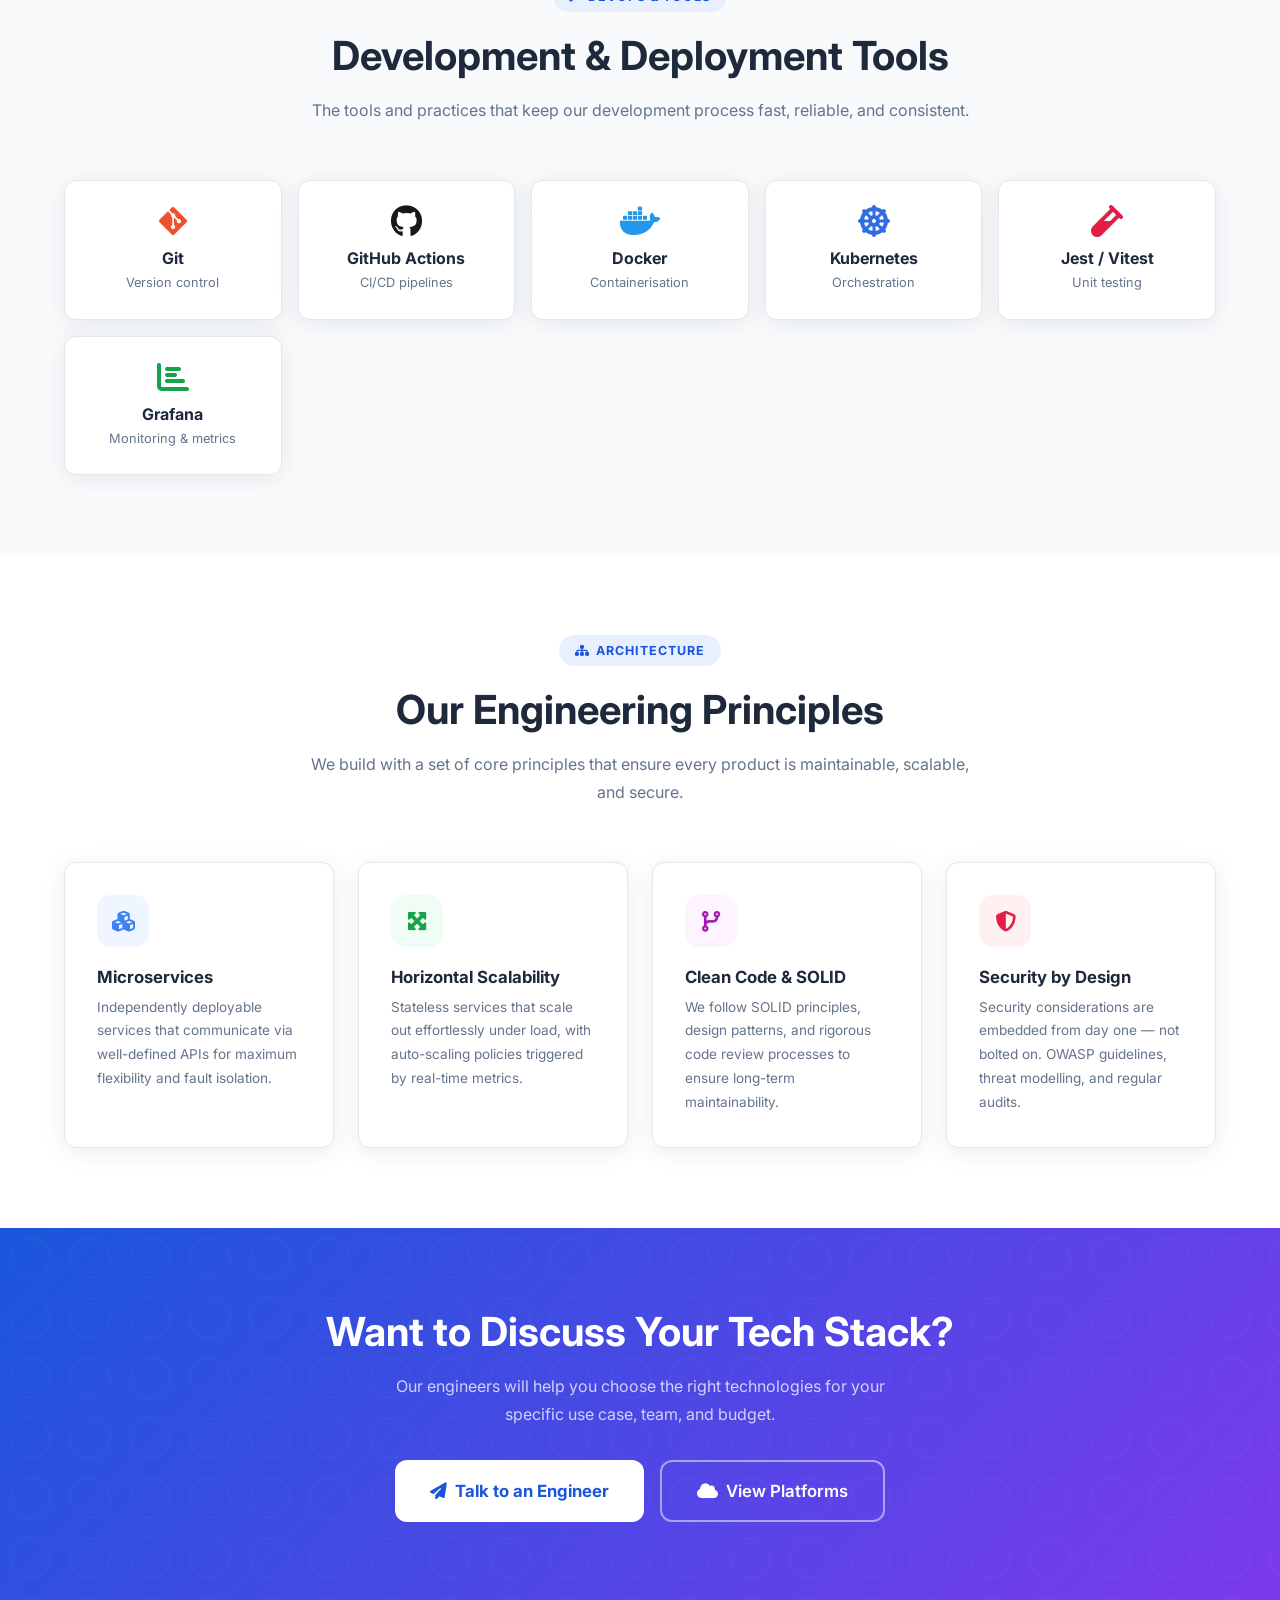
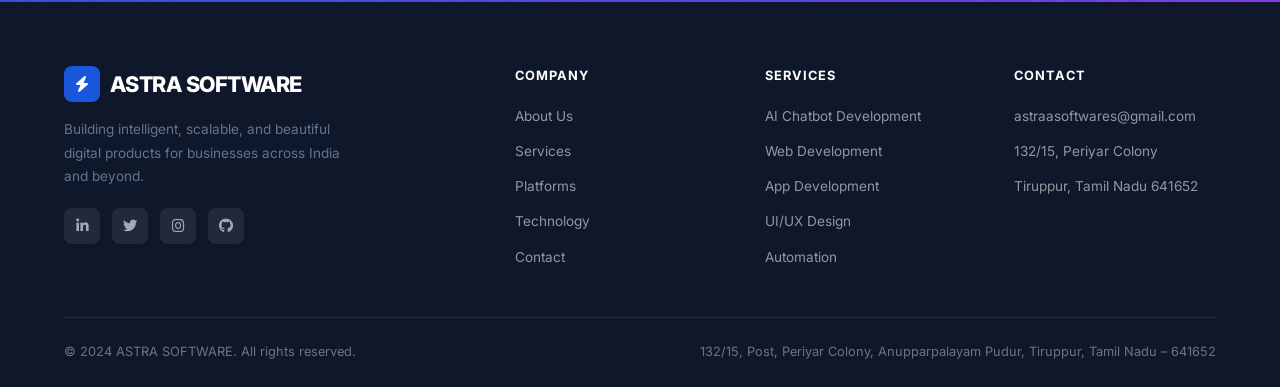
<file: technology.html>
<!DOCTYPE html>
<html lang="en">
<head>
  <meta charset="UTF-8" />
  <meta name="viewport" content="width=device-width, initial-scale=1.0" />
  <title>Technology — ASTRA SOFTWARE</title>
  <meta name="description" content="Explore the modern technology stack ASTRA SOFTWARE uses: HTML, CSS, JavaScript, Firebase, Firestore, and Firebase Auth." />

  <link rel="preconnect" href="https://fonts.googleapis.com" />
  <link rel="preconnect" href="https://fonts.gstatic.com" crossorigin />
  <link href="https://fonts.googleapis.com/css2?family=Inter:wght@400;500;600;700;800&display=swap" rel="stylesheet" />
  <link rel="stylesheet" href="https://cdnjs.cloudflare.com/ajax/libs/font-awesome/6.5.0/css/all.min.css" />
  <link rel="stylesheet" href="css/styles.css" />
</head>
<body>

<div id="loading-overlay">
  <div class="loading-logo">
    <div class="logo-spin"></div>
    <span>ASTRA SOFTWARE</span>
  </div>
</div>

<header>
  <div class="container">
    <nav>
      <a href="index.html" class="nav-logo">
        <div class="logo-icon"><i class="fas fa-bolt"></i></div>
        ASTRA SOFTWARE
      </a>
      <div class="nav-links">
        <a href="index.html">Home</a>
        <a href="services.html">Services</a>
        <a href="platforms.html">Platforms</a>
        <a href="technology.html" class="active">Technology</a>
        <a href="about.html">About</a>
        <a href="contact.html" class="nav-cta">Contact Us</a>
      </div>
      <button class="hamburger" aria-label="Toggle menu">
        <span></span><span></span><span></span>
      </button>
    </nav>
  </div>
</header>

<main>

  <!-- ── Page Hero ──────────────────────────────────── -->
  <div class="page-hero">
    <div class="container">
      <div class="breadcrumb">
        <a href="index.html">Home</a>
        <i class="fas fa-chevron-right"></i>
        <span>Technology</span>
      </div>
      <span class="section-label"><i class="fas fa-microchip"></i> Our Stack</span>
      <h1>Technology We <span style="background:linear-gradient(135deg,var(--primary),var(--accent));-webkit-background-clip:text;-webkit-text-fill-color:transparent;background-clip:text;">Master</span></h1>
      <p>Our carefully selected technology stack balances developer experience, performance,
         scalability, and maintainability to deliver world-class software products.</p>
    </div>
  </div>

  <!-- ── Tech Stack Cards ───────────────────────────── -->
  <section>
    <div class="container">
      <div class="tech-grid">

        <!-- Frontend -->
        <div class="tech-card frontend" data-aos="fade-up">
          <div class="tech-card-header">
            <div class="tech-card-icon"><i class="fas fa-browser"></i></div>
            <div>
              <h3>Frontend</h3>
              <p>User interfaces &amp; experiences</p>
            </div>
          </div>
          <div class="tech-items">
            <div class="tech-item">
              <div class="tech-item-info">
                <i class="fab fa-html5" style="color:#e34f26;"></i>
                <span>HTML5</span>
              </div>
              <span class="tech-version">Semantic</span>
            </div>
            <div class="tech-item">
              <div class="tech-item-info">
                <i class="fab fa-css3-alt" style="color:#1572b6;"></i>
                <span>CSS3</span>
              </div>
              <span class="tech-version">Modern</span>
            </div>
            <div class="tech-item">
              <div class="tech-item-info">
                <i class="fab fa-js-square" style="color:#f7df1e;"></i>
                <span>JavaScript (ES2024)</span>
              </div>
              <span class="tech-version">ES Modules</span>
            </div>
            <div class="tech-item">
              <div class="tech-item-info">
                <i class="fab fa-react" style="color:#61dafb;"></i>
                <span>React</span>
              </div>
              <span class="tech-version">v18</span>
            </div>
            <div class="tech-item">
              <div class="tech-item-info">
                <i class="fab fa-sass" style="color:#cc6699;"></i>
                <span>Tailwind / SASS</span>
              </div>
              <span class="tech-version">v3 / v1.7</span>
            </div>
          </div>
        </div>

        <!-- Backend -->
        <div class="tech-card backend" data-aos="fade-up" data-aos-delay="100">
          <div class="tech-card-header">
            <div class="tech-card-icon"><i class="fas fa-server"></i></div>
            <div>
              <h3>Backend</h3>
              <p>Server-side logic &amp; APIs</p>
            </div>
          </div>
          <div class="tech-items">
            <div class="tech-item">
              <div class="tech-item-info">
                <i class="fas fa-fire" style="color:#fb8c00;"></i>
                <span>Firebase</span>
              </div>
              <span class="tech-version">v10</span>
            </div>
            <div class="tech-item">
              <div class="tech-item-info">
                <i class="fas fa-bolt" style="color:#f59e0b;"></i>
                <span>Cloud Functions</span>
              </div>
              <span class="tech-version">Node.js 20</span>
            </div>
            <div class="tech-item">
              <div class="tech-item-info">
                <i class="fab fa-node-js" style="color:#339933;"></i>
                <span>Node.js</span>
              </div>
              <span class="tech-version">v20 LTS</span>
            </div>
            <div class="tech-item">
              <div class="tech-item-info">
                <i class="fas fa-network-wired" style="color:#f97316;"></i>
                <span>Express.js</span>
              </div>
              <span class="tech-version">v4.18</span>
            </div>
            <div class="tech-item">
              <div class="tech-item-info">
                <i class="fas fa-code" style="color:#f97316;"></i>
                <span>REST / GraphQL</span>
              </div>
              <span class="tech-version">API Design</span>
            </div>
          </div>
        </div>

        <!-- Database -->
        <div class="tech-card database" data-aos="fade-up" data-aos-delay="200">
          <div class="tech-card-header">
            <div class="tech-card-icon"><i class="fas fa-database"></i></div>
            <div>
              <h3>Database</h3>
              <p>Data storage &amp; retrieval</p>
            </div>
          </div>
          <div class="tech-items">
            <div class="tech-item">
              <div class="tech-item-info">
                <i class="fas fa-fire-flame-curved" style="color:#fb8c00;"></i>
                <span>Cloud Firestore</span>
              </div>
              <span class="tech-version">NoSQL</span>
            </div>
            <div class="tech-item">
              <div class="tech-item-info">
                <i class="fas fa-database" style="color:#4479a1;"></i>
                <span>MySQL</span>
              </div>
              <span class="tech-version">8.0</span>
            </div>
            <div class="tech-item">
              <div class="tech-item-info">
                <i class="fas fa-leaf" style="color:#47a248;"></i>
                <span>MongoDB</span>
              </div>
              <span class="tech-version">v7</span>
            </div>
            <div class="tech-item">
              <div class="tech-item-info">
                <i class="fas fa-bolt" style="color:#dc382d;"></i>
                <span>Redis</span>
              </div>
              <span class="tech-version">v7.2</span>
            </div>
            <div class="tech-item">
              <div class="tech-item-info">
                <i class="fas fa-elephant" style="color:#336791;"></i>
                <span>PostgreSQL</span>
              </div>
              <span class="tech-version">v16</span>
            </div>
          </div>
        </div>

        <!-- Authentication & Security -->
        <div class="tech-card auth" data-aos="fade-up" data-aos-delay="300">
          <div class="tech-card-header">
            <div class="tech-card-icon"><i class="fas fa-lock"></i></div>
            <div>
              <h3>Auth &amp; Security</h3>
              <p>Identity management &amp; protection</p>
            </div>
          </div>
          <div class="tech-items">
            <div class="tech-item">
              <div class="tech-item-info">
                <i class="fas fa-fire" style="color:#fb8c00;"></i>
                <span>Firebase Auth</span>
              </div>
              <span class="tech-version">Multi-provider</span>
            </div>
            <div class="tech-item">
              <div class="tech-item-info">
                <i class="fas fa-key" style="color:#8b5cf6;"></i>
                <span>JWT Tokens</span>
              </div>
              <span class="tech-version">RS256</span>
            </div>
            <div class="tech-item">
              <div class="tech-item-info">
                <i class="fab fa-google" style="color:#4285f4;"></i>
                <span>OAuth 2.0</span>
              </div>
              <span class="tech-version">PKCE</span>
            </div>
            <div class="tech-item">
              <div class="tech-item-info">
                <i class="fas fa-shield-halved" style="color:#8b5cf6;"></i>
                <span>HTTPS / TLS</span>
              </div>
              <span class="tech-version">TLS 1.3</span>
            </div>
            <div class="tech-item">
              <div class="tech-item-info">
                <i class="fas fa-user-shield" style="color:#8b5cf6;"></i>
                <span>2FA / MFA</span>
              </div>
              <span class="tech-version">TOTP</span>
            </div>
          </div>
        </div>

      </div>
    </div>
  </section>

  <!-- ── DevOps & Tools ─────────────────────────────── -->
  <section class="bg-alt">
    <div class="container">
      <div class="section-header">
        <span class="section-label"><i class="fas fa-wrench"></i> DevOps &amp; Tools</span>
        <h2>Development &amp; Deployment Tools</h2>
        <p>The tools and practices that keep our development process fast, reliable, and consistent.</p>
      </div>

      <div style="display:grid;grid-template-columns:repeat(auto-fit,minmax(180px,1fr));gap:1rem;">

        <div style="background:var(--bg);border:1px solid var(--border);border-radius:var(--radius);padding:1.5rem;text-align:center;box-shadow:var(--shadow);transition:all .3s ease;" class="feature-card" data-aos="zoom-in">
          <i class="fab fa-git-alt" style="font-size:2rem;color:#f05032;margin-bottom:.75rem;display:block;"></i>
          <h4 style="margin-bottom:.25rem;">Git</h4>
          <p style="font-size:.8rem;">Version control</p>
        </div>

        <div style="background:var(--bg);border:1px solid var(--border);border-radius:var(--radius);padding:1.5rem;text-align:center;box-shadow:var(--shadow);transition:all .3s ease;" class="feature-card" data-aos="zoom-in" data-aos-delay="50">
          <i class="fab fa-github" style="font-size:2rem;color:#181717;margin-bottom:.75rem;display:block;"></i>
          <h4 style="margin-bottom:.25rem;">GitHub Actions</h4>
          <p style="font-size:.8rem;">CI/CD pipelines</p>
        </div>

        <div style="background:var(--bg);border:1px solid var(--border);border-radius:var(--radius);padding:1.5rem;text-align:center;box-shadow:var(--shadow);transition:all .3s ease;" class="feature-card" data-aos="zoom-in" data-aos-delay="100">
          <i class="fab fa-docker" style="font-size:2rem;color:#2496ed;margin-bottom:.75rem;display:block;"></i>
          <h4 style="margin-bottom:.25rem;">Docker</h4>
          <p style="font-size:.8rem;">Containerisation</p>
        </div>

        <div style="background:var(--bg);border:1px solid var(--border);border-radius:var(--radius);padding:1.5rem;text-align:center;box-shadow:var(--shadow);transition:all .3s ease;" class="feature-card" data-aos="zoom-in" data-aos-delay="150">
          <i class="fas fa-dharmachakra" style="font-size:2rem;color:#326ce5;margin-bottom:.75rem;display:block;"></i>
          <h4 style="margin-bottom:.25rem;">Kubernetes</h4>
          <p style="font-size:.8rem;">Orchestration</p>
        </div>

        <div style="background:var(--bg);border:1px solid var(--border);border-radius:var(--radius);padding:1.5rem;text-align:center;box-shadow:var(--shadow);transition:all .3s ease;" class="feature-card" data-aos="zoom-in" data-aos-delay="200">
          <i class="fas fa-vial" style="font-size:2rem;color:#e11d48;margin-bottom:.75rem;display:block;"></i>
          <h4 style="margin-bottom:.25rem;">Jest / Vitest</h4>
          <p style="font-size:.8rem;">Unit testing</p>
        </div>

        <div style="background:var(--bg);border:1px solid var(--border);border-radius:var(--radius);padding:1.5rem;text-align:center;box-shadow:var(--shadow);transition:all .3s ease;" class="feature-card" data-aos="zoom-in" data-aos-delay="250">
          <i class="fas fa-chart-bar" style="font-size:2rem;color:#16a34a;margin-bottom:.75rem;display:block;"></i>
          <h4 style="margin-bottom:.25rem;">Grafana</h4>
          <p style="font-size:.8rem;">Monitoring &amp; metrics</p>
        </div>

      </div>
    </div>
  </section>

  <!-- ── Architecture Principles ───────────────────── -->
  <section>
    <div class="container">
      <div class="section-header">
        <span class="section-label"><i class="fas fa-sitemap"></i> Architecture</span>
        <h2>Our Engineering Principles</h2>
        <p>We build with a set of core principles that ensure every product is maintainable, scalable, and secure.</p>
      </div>

      <div style="display:grid;grid-template-columns:repeat(auto-fit,minmax(260px,1fr));gap:1.5rem;">

        <div class="feature-card" data-aos="fade-up">
          <div class="feat-icon" style="background:#eff6ff;color:#3b82f6;">
            <i class="fas fa-cubes"></i>
          </div>
          <h3>Microservices</h3>
          <p>Independently deployable services that communicate via well-defined APIs for maximum flexibility and fault isolation.</p>
        </div>

        <div class="feature-card" data-aos="fade-up" data-aos-delay="100">
          <div class="feat-icon" style="background:#f0fdf4;color:#16a34a;">
            <i class="fas fa-expand-arrows-alt"></i>
          </div>
          <h3>Horizontal Scalability</h3>
          <p>Stateless services that scale out effortlessly under load, with auto-scaling policies triggered by real-time metrics.</p>
        </div>

        <div class="feature-card" data-aos="fade-up" data-aos-delay="200">
          <div class="feat-icon" style="background:#fdf4ff;color:#a21caf;">
            <i class="fas fa-code-branch"></i>
          </div>
          <h3>Clean Code &amp; SOLID</h3>
          <p>We follow SOLID principles, design patterns, and rigorous code review processes to ensure long-term maintainability.</p>
        </div>

        <div class="feature-card" data-aos="fade-up" data-aos-delay="300">
          <div class="feat-icon" style="background:#fff1f2;color:#e11d48;">
            <i class="fas fa-shield-halved"></i>
          </div>
          <h3>Security by Design</h3>
          <p>Security considerations are embedded from day one — not bolted on. OWASP guidelines, threat modelling, and regular audits.</p>
        </div>

      </div>
    </div>
  </section>

  <!-- ── CTA ────────────────────────────────────────── -->
  <div class="cta-section">
    <div class="container">
      <h2>Want to Discuss Your Tech Stack?</h2>
      <p>Our engineers will help you choose the right technologies for your specific use case, team, and budget.</p>
      <div class="cta-actions">
        <a href="contact.html" class="btn btn-white btn-lg">
          <i class="fas fa-paper-plane"></i> Talk to an Engineer
        </a>
        <a href="platforms.html" class="btn btn-white-outline btn-lg">
          <i class="fas fa-cloud"></i> View Platforms
        </a>
      </div>
    </div>
  </div>

</main>

<footer>
  <div class="container">
    <div class="footer-grid">
      <div class="footer-brand">
        <a href="index.html" class="nav-logo">
          <div class="logo-icon"><i class="fas fa-bolt"></i></div>
          ASTRA SOFTWARE
        </a>
        <p>Building intelligent, scalable, and beautiful digital products for businesses across India and beyond.</p>
        <div class="social-links">
          <a href="#" class="social-link" aria-label="LinkedIn"><i class="fab fa-linkedin-in"></i></a>
          <a href="#" class="social-link" aria-label="Twitter"><i class="fab fa-twitter"></i></a>
          <a href="#" class="social-link" aria-label="Instagram"><i class="fab fa-instagram"></i></a>
          <a href="#" class="social-link" aria-label="GitHub"><i class="fab fa-github"></i></a>
        </div>
      </div>
      <div class="footer-col">
        <h5>Company</h5>
        <ul>
          <li><a href="about.html">About Us</a></li>
          <li><a href="services.html">Services</a></li>
          <li><a href="platforms.html">Platforms</a></li>
          <li><a href="technology.html">Technology</a></li>
          <li><a href="contact.html">Contact</a></li>
        </ul>
      </div>
      <div class="footer-col">
        <h5>Services</h5>
        <ul>
          <li><a href="services.html">AI Chatbot Development</a></li>
          <li><a href="services.html">Web Development</a></li>
          <li><a href="services.html">App Development</a></li>
          <li><a href="services.html">UI/UX Design</a></li>
          <li><a href="services.html">Automation</a></li>
        </ul>
      </div>
      <div class="footer-col">
        <h5>Contact</h5>
        <ul>
          <li><a href="mailto:astraasoftwares@gmail.com">astraasoftwares@gmail.com</a></li>
          <li><a href="#">132/15, Periyar Colony</a></li>
          <li><a href="#">Tiruppur, Tamil Nadu 641652</a></li>
        </ul>
      </div>
    </div>
    <div class="footer-bottom">
      <span>© 2024 ASTRA SOFTWARE. All rights reserved.</span>
      <span>132/15, Post, Periyar Colony, Anupparpalayam Pudur, Tiruppur, Tamil Nadu – 641652</span>
    </div>
  </div>
</footer>

<script type="module" src="js/main.js"></script>
</body>
</html>
</file>
<file: css/styles.css>
/* =====================================================
   ASTRA SOFTWARE — Global Stylesheet
   Clean white professional UI / SaaS style
   ===================================================== */

/* ---------- Reset & Base ---------- */
*, *::before, *::after {
  box-sizing: border-box;
  margin: 0;
  padding: 0;
}

:root {
  --primary:       #1a56db;
  --primary-dark:  #1341aa;
  --primary-light: #e8f0fe;
  --accent:        #0ea5e9;
  --dark:          #0f172a;
  --text:          #1e293b;
  --text-muted:    #64748b;
  --border:        #e2e8f0;
  --bg:            #ffffff;
  --bg-alt:        #f8fafc;
  --success:       #10b981;
  --error:         #ef4444;
  --radius:        12px;
  --shadow:        0 4px 24px rgba(15,23,42,0.08);
  --shadow-lg:     0 12px 48px rgba(15,23,42,0.14);
  --transition:    0.3s cubic-bezier(0.4,0,0.2,1);
  --font:          'Inter', system-ui, -apple-system, sans-serif;
}

html { scroll-behavior: smooth; }

body {
  font-family: var(--font);
  color: var(--text);
  background: var(--bg);
  line-height: 1.6;
  overflow-x: hidden;
}

img { max-width: 100%; display: block; }
a  { color: inherit; text-decoration: none; }
ul { list-style: none; }

/* ---------- Typography ---------- */
h1, h2, h3, h4 { line-height: 1.2; font-weight: 700; }
h1 { font-size: clamp(2rem, 5vw, 3.5rem); }
h2 { font-size: clamp(1.6rem, 3.5vw, 2.5rem); }
h3 { font-size: 1.25rem; }
h4 { font-size: 1rem; }
p  { color: var(--text-muted); line-height: 1.75; }

/* ---------- Container ---------- */
.container {
  width: 90%;
  max-width: 1200px;
  margin: 0 auto;
}

/* =====================================================
   NAV / HEADER
   ===================================================== */
header {
  position: fixed;
  top: 0; left: 0; right: 0;
  z-index: 1000;
  background: rgba(255,255,255,0.95);
  backdrop-filter: blur(12px);
  border-bottom: 1px solid var(--border);
  transition: box-shadow var(--transition);
}
header.scrolled { box-shadow: var(--shadow); }

nav {
  display: flex;
  align-items: center;
  justify-content: space-between;
  padding: 1rem 0;
}

.nav-logo {
  display: flex;
  align-items: center;
  gap: 0.6rem;
  font-weight: 800;
  font-size: 1.35rem;
  color: var(--primary);
  letter-spacing: -0.5px;
}
.nav-logo .logo-icon {
  width: 36px; height: 36px;
  background: var(--primary);
  border-radius: 8px;
  display: flex; align-items: center; justify-content: center;
}
.nav-logo .logo-icon i { color: #fff; font-size: 1rem; }

.nav-links {
  display: flex;
  align-items: center;
  gap: 0.25rem;
}
.nav-links a {
  padding: 0.5rem 0.9rem;
  border-radius: 8px;
  font-size: 0.9rem;
  font-weight: 500;
  color: var(--text);
  transition: background var(--transition), color var(--transition);
}
.nav-links a:hover, .nav-links a.active {
  background: var(--primary-light);
  color: var(--primary);
}

.nav-cta {
  background: var(--primary) !important;
  color: #fff !important;
  padding: 0.55rem 1.2rem !important;
  border-radius: 8px !important;
  font-weight: 600 !important;
}
.nav-cta:hover { background: var(--primary-dark) !important; }

.hamburger {
  display: none;
  flex-direction: column;
  gap: 5px;
  cursor: pointer;
  padding: 4px;
  background: none;
  border: none;
}
.hamburger span {
  width: 24px; height: 2px;
  background: var(--text);
  border-radius: 2px;
  transition: var(--transition);
}
.hamburger.open span:nth-child(1) { transform: rotate(45deg) translate(5px,5px); }
.hamburger.open span:nth-child(2) { opacity: 0; }
.hamburger.open span:nth-child(3) { transform: rotate(-45deg) translate(5px,-5px); }

/* Mobile Nav */
@media (max-width: 768px) {
  .hamburger { display: flex; }
  .nav-links {
    display: none;
    position: absolute;
    top: 100%; left: 0; right: 0;
    flex-direction: column;
    background: #fff;
    border-bottom: 1px solid var(--border);
    padding: 1rem;
    gap: 0.25rem;
    box-shadow: var(--shadow);
  }
  .nav-links.open { display: flex; }
  .nav-links a { width: 100%; }
}

/* =====================================================
   PAGE WRAPPER
   ===================================================== */
main { padding-top: 72px; }

/* =====================================================
   HERO — HOME
   ===================================================== */
.hero {
  min-height: calc(100vh - 72px);
  display: flex;
  align-items: center;
  overflow: hidden;
}

.hero-split {
  display: grid;
  grid-template-columns: 1fr 1fr;
  min-height: inherit;
  width: 100%;
}

.hero-left {
  display: flex;
  flex-direction: column;
  justify-content: center;
  padding: 5rem 4rem 5rem 8%;
  background: var(--bg);
}

.hero-right {
  position: relative;
  background: linear-gradient(135deg, #1a56db 0%, #0ea5e9 60%, #7c3aed 100%);
  overflow: hidden;
  display: flex;
  align-items: center;
  justify-content: center;
}
.hero-right::before {
  content: '';
  position: absolute;
  inset: 0;
  background: url("data:image/svg+xml,%3Csvg xmlns='http://www.w3.org/2000/svg' width='100' height='100'%3E%3Ccircle cx='50' cy='50' r='40' fill='none' stroke='rgba(255,255,255,0.07)' stroke-width='1'/%3E%3C/svg%3E") repeat;
}

.hero-graphic {
  position: relative;
  z-index: 1;
  text-align: center;
  padding: 3rem;
}
.hero-graphic .orbit {
  width: 280px; height: 280px;
  border: 2px solid rgba(255,255,255,0.2);
  border-radius: 50%;
  display: flex; align-items: center; justify-content: center;
  animation: spin 20s linear infinite;
  position: relative;
}
.hero-graphic .orbit::before {
  content: '';
  width: 140px; height: 140px;
  border: 2px solid rgba(255,255,255,0.3);
  border-radius: 50%;
}
.orbit-dot {
  position: absolute;
  width: 16px; height: 16px;
  background: #fff;
  border-radius: 50%;
  box-shadow: 0 0 16px rgba(255,255,255,0.8);
}
.orbit-dot:nth-child(1) { top: -8px; left: 50%; transform: translateX(-50%); }
.orbit-dot:nth-child(2) { bottom: -8px; left: 50%; transform: translateX(-50%); }
.orbit-dot:nth-child(3) { left: -8px; top: 50%; transform: translateY(-50%); }

.center-icon {
  position: absolute;
  width: 80px; height: 80px;
  background: rgba(255,255,255,0.15);
  backdrop-filter: blur(8px);
  border: 1px solid rgba(255,255,255,0.3);
  border-radius: 20px;
  display: flex; align-items: center; justify-content: center;
}
.center-icon i { font-size: 2rem; color: #fff; }

.floating-card {
  position: absolute;
  background: rgba(255,255,255,0.12);
  backdrop-filter: blur(8px);
  border: 1px solid rgba(255,255,255,0.25);
  border-radius: 12px;
  padding: 0.8rem 1.2rem;
  color: #fff;
  font-size: 0.8rem;
  font-weight: 600;
  display: flex;
  align-items: center;
  gap: 0.5rem;
  white-space: nowrap;
  animation: float 4s ease-in-out infinite;
}
.floating-card:nth-child(2) { top: 15%; right: 5%; animation-delay: 0s; }
.floating-card:nth-child(3) { bottom: 20%; left: 5%; animation-delay: 1.5s; }
.floating-card:nth-child(4) { top: 55%; right: 8%; animation-delay: 0.8s; }

@keyframes float {
  0%, 100% { transform: translateY(0); }
  50%       { transform: translateY(-10px); }
}
@keyframes spin {
  from { transform: rotate(0deg); }
  to   { transform: rotate(360deg); }
}

.badge {
  display: inline-flex;
  align-items: center;
  gap: 0.4rem;
  background: var(--primary-light);
  color: var(--primary);
  border-radius: 100px;
  padding: 0.35rem 0.9rem;
  font-size: 0.8rem;
  font-weight: 600;
  margin-bottom: 1.25rem;
}
.badge i { font-size: 0.7rem; }

.hero-title { margin-bottom: 1.25rem; }
.hero-title .highlight {
  background: linear-gradient(135deg, var(--primary), var(--accent));
  -webkit-background-clip: text;
  -webkit-text-fill-color: transparent;
  background-clip: text;
}

.hero-desc {
  font-size: 1.1rem;
  max-width: 520px;
  margin-bottom: 2rem;
}

.hero-actions {
  display: flex;
  gap: 1rem;
  flex-wrap: wrap;
}

.hero-stats {
  display: flex;
  gap: 2.5rem;
  margin-top: 3rem;
  padding-top: 2rem;
  border-top: 1px solid var(--border);
}
.stat-item strong { font-size: 1.6rem; color: var(--primary); display: block; }
.stat-item span { font-size: 0.8rem; color: var(--text-muted); }

@media (max-width: 900px) {
  .hero-split { grid-template-columns: 1fr; }
  .hero-left { padding: 4rem 5%; }
  .hero-right { min-height: 350px; }
  .hero-stats { gap: 1.5rem; }
}

/* =====================================================
   BUTTONS
   ===================================================== */
.btn {
  display: inline-flex;
  align-items: center;
  gap: 0.5rem;
  padding: 0.75rem 1.75rem;
  border-radius: var(--radius);
  font-size: 0.95rem;
  font-weight: 600;
  cursor: pointer;
  border: none;
  transition: all var(--transition);
  text-decoration: none;
  white-space: nowrap;
}
.btn-primary {
  background: var(--primary);
  color: #fff;
  box-shadow: 0 4px 16px rgba(26,86,219,0.3);
}
.btn-primary:hover {
  background: var(--primary-dark);
  transform: translateY(-2px);
  box-shadow: 0 8px 24px rgba(26,86,219,0.4);
}
.btn-outline {
  background: transparent;
  color: var(--primary);
  border: 2px solid var(--primary);
}
.btn-outline:hover {
  background: var(--primary-light);
  transform: translateY(-2px);
}
.btn-ghost {
  background: transparent;
  color: var(--text);
  border: 2px solid var(--border);
}
.btn-ghost:hover { background: var(--bg-alt); }

.btn-sm { padding: 0.5rem 1.2rem; font-size: 0.85rem; }
.btn-lg { padding: 1rem 2.2rem; font-size: 1.05rem; }

/* =====================================================
   SECTION COMMONS
   ===================================================== */
section { padding: 5rem 0; }

.section-label {
  display: inline-flex;
  align-items: center;
  gap: 0.4rem;
  background: var(--primary-light);
  color: var(--primary);
  border-radius: 100px;
  padding: 0.35rem 1rem;
  font-size: 0.78rem;
  font-weight: 700;
  text-transform: uppercase;
  letter-spacing: 0.08em;
  margin-bottom: 0.75rem;
}

.section-header {
  text-align: center;
  max-width: 680px;
  margin: 0 auto 3.5rem;
}
.section-header h2 { margin: 0.5rem 0 1rem; }

/* =====================================================
   SERVICES SPLIT PAGE
   ===================================================== */
.services-hero {
  background: linear-gradient(135deg, #f0f4ff 0%, #e8f5fe 100%);
  padding: 5rem 0 3rem;
  text-align: center;
}

.services-split {
  display: grid;
  grid-template-columns: 1fr 1fr;
  min-height: 80vh;
}

.services-panel {
  padding: 4rem 3rem;
  position: relative;
}
.services-panel.ai-panel {
  background: linear-gradient(160deg, #0f172a 0%, #1e3a5f 100%);
  color: #fff;
}
.services-panel.human-panel {
  background: var(--bg);
  border-left: 1px solid var(--border);
}

.panel-header {
  display: flex;
  align-items: center;
  gap: 1rem;
  margin-bottom: 2.5rem;
  padding-bottom: 1.5rem;
  border-bottom: 1px solid rgba(255,255,255,0.1);
}
.human-panel .panel-header { border-bottom-color: var(--border); }

.panel-header .panel-icon {
  width: 56px; height: 56px;
  border-radius: 14px;
  display: flex; align-items: center; justify-content: center;
  font-size: 1.5rem;
  flex-shrink: 0;
}
.ai-panel .panel-icon { background: rgba(14,165,233,0.2); color: #38bdf8; }
.human-panel .panel-icon { background: var(--primary-light); color: var(--primary); }

.panel-header h2 { font-size: 1.5rem; }
.panel-header p { font-size: 0.85rem; opacity: 0.7; }
.ai-panel .panel-header p { color: rgba(255,255,255,0.6); }

.service-card {
  display: flex;
  gap: 1rem;
  padding: 1.25rem;
  border-radius: var(--radius);
  margin-bottom: 1rem;
  transition: all var(--transition);
  cursor: default;
  align-items: flex-start;
}
.ai-panel .service-card {
  background: rgba(255,255,255,0.05);
  border: 1px solid rgba(255,255,255,0.08);
}
.ai-panel .service-card:hover { background: rgba(255,255,255,0.1); transform: translateX(4px); }

.human-panel .service-card {
  background: var(--bg-alt);
  border: 1px solid var(--border);
}
.human-panel .service-card:hover { background: var(--primary-light); border-color: var(--primary); transform: translateX(4px); }

.service-icon {
  width: 44px; height: 44px;
  border-radius: 10px;
  display: flex; align-items: center; justify-content: center;
  font-size: 1.1rem;
  flex-shrink: 0;
}
.ai-panel .service-icon { background: rgba(56,189,248,0.15); color: #38bdf8; }
.human-panel .service-icon { background: rgba(26,86,219,0.1); color: var(--primary); }

.service-card h3 { font-size: 1rem; margin-bottom: 0.25rem; }
.ai-panel .service-card h3 { color: #fff; }
.service-card p { font-size: 0.83rem; line-height: 1.5; }
.ai-panel .service-card p { color: rgba(255,255,255,0.55); }

@media (max-width: 900px) {
  .services-split { grid-template-columns: 1fr; }
  .services-panel { padding: 3rem 5%; }
}

/* =====================================================
   PLATFORMS PAGE
   ===================================================== */
.platforms-grid {
  display: grid;
  grid-template-columns: repeat(auto-fit, minmax(240px, 1fr));
  gap: 1.5rem;
}

.platform-card {
  background: var(--bg);
  border: 1px solid var(--border);
  border-radius: var(--radius);
  padding: 2rem 1.5rem;
  text-align: center;
  transition: all var(--transition);
  box-shadow: var(--shadow);
  position: relative;
  overflow: hidden;
}
.platform-card::before {
  content: '';
  position: absolute;
  inset: 0;
  opacity: 0;
  transition: opacity var(--transition);
}
.platform-card.aws::before    { background: linear-gradient(135deg,#ff9900,#ffb347); }
.platform-card.firebase::before { background: linear-gradient(135deg,#ffca28,#ff9800); }
.platform-card.gcp::before    { background: linear-gradient(135deg,#4285f4,#34a853); }
.platform-card.docker::before { background: linear-gradient(135deg,#2496ed,#1a7bbd); }

.platform-card:hover { transform: translateY(-6px); box-shadow: var(--shadow-lg); }
.platform-card:hover::before { opacity: 0.06; }

.platform-logo {
  width: 72px; height: 72px;
  border-radius: 16px;
  display: flex; align-items: center; justify-content: center;
  font-size: 2rem;
  margin: 0 auto 1.25rem;
  position: relative;
  z-index: 1;
}
.aws     .platform-logo { background: #fff3e0; color: #ff9900; }
.firebase .platform-logo { background: #fff8e1; color: #fb8c00; }
.gcp     .platform-logo { background: #e8f0fe; color: #4285f4; }
.docker  .platform-logo { background: #e3f2fd; color: #2496ed; }

.platform-card h3 { margin-bottom: 0.5rem; position: relative; z-index: 1; }
.platform-card p  { font-size: 0.88rem; position: relative; z-index: 1; }

.platform-tags {
  display: flex;
  gap: 0.5rem;
  justify-content: center;
  flex-wrap: wrap;
  margin-top: 1rem;
  position: relative;
  z-index: 1;
}
.tag {
  background: var(--bg-alt);
  border: 1px solid var(--border);
  border-radius: 100px;
  padding: 0.2rem 0.65rem;
  font-size: 0.72rem;
  font-weight: 600;
  color: var(--text-muted);
}

/* =====================================================
   TECHNOLOGY PAGE
   ===================================================== */
.tech-grid {
  display: grid;
  grid-template-columns: repeat(auto-fit, minmax(280px, 1fr));
  gap: 1.5rem;
}

.tech-card {
  background: var(--bg);
  border: 1px solid var(--border);
  border-radius: var(--radius);
  padding: 2rem;
  box-shadow: var(--shadow);
  transition: all var(--transition);
  border-top: 4px solid transparent;
}
.tech-card:hover { transform: translateY(-4px); box-shadow: var(--shadow-lg); }
.tech-card.frontend { border-top-color: #3b82f6; }
.tech-card.backend  { border-top-color: #f97316; }
.tech-card.database { border-top-color: #10b981; }
.tech-card.auth     { border-top-color: #8b5cf6; }

.tech-card-header {
  display: flex;
  align-items: center;
  gap: 1rem;
  margin-bottom: 1.5rem;
}
.tech-card-icon {
  width: 48px; height: 48px;
  border-radius: 12px;
  display: flex; align-items: center; justify-content: center;
  font-size: 1.3rem;
}
.frontend .tech-card-icon { background: #eff6ff; color: #3b82f6; }
.backend  .tech-card-icon { background: #fff7ed; color: #f97316; }
.database .tech-card-icon { background: #ecfdf5; color: #10b981; }
.auth     .tech-card-icon { background: #f5f3ff; color: #8b5cf6; }

.tech-card-header h3 { font-size: 1.05rem; }
.tech-card-header p  { font-size: 0.8rem; margin: 0; }

.tech-items { display: flex; flex-direction: column; gap: 0.75rem; }
.tech-item {
  display: flex;
  align-items: center;
  justify-content: space-between;
  padding: 0.75rem;
  background: var(--bg-alt);
  border-radius: 8px;
}
.tech-item-info { display: flex; align-items: center; gap: 0.6rem; }
.tech-item-info i { font-size: 1rem; }
.tech-item-info span { font-size: 0.88rem; font-weight: 600; color: var(--text); }
.tech-version {
  font-size: 0.72rem;
  font-weight: 700;
  background: var(--primary-light);
  color: var(--primary);
  border-radius: 100px;
  padding: 0.15rem 0.55rem;
}

/* =====================================================
   ABOUT PAGE
   ===================================================== */
.about-hero {
  background: linear-gradient(135deg, #f0f4ff 0%, #e8f5fe 100%);
  padding: 5rem 0;
  text-align: center;
}
.about-hero p { max-width: 600px; margin: 1rem auto 0; font-size: 1.1rem; }

.about-split {
  display: grid;
  grid-template-columns: 1fr 1fr;
  gap: 4rem;
  align-items: center;
}
@media (max-width: 768px) {
  .about-split { grid-template-columns: 1fr; gap: 2rem; }
}

.about-visual {
  position: relative;
}
.about-main-card {
  background: linear-gradient(135deg, var(--primary) 0%, var(--accent) 100%);
  border-radius: 20px;
  padding: 3rem 2.5rem;
  color: #fff;
  text-align: center;
}
.about-main-card .brand-icon {
  width: 80px; height: 80px;
  background: rgba(255,255,255,0.15);
  border-radius: 20px;
  display: flex; align-items: center; justify-content: center;
  font-size: 2.5rem;
  margin: 0 auto 1.5rem;
}
.about-main-card h3 { font-size: 1.75rem; margin-bottom: 0.5rem; }
.about-main-card p { color: rgba(255,255,255,0.8); }

.about-stats-overlay {
  position: absolute;
  bottom: -1.5rem;
  right: -1.5rem;
  display: grid;
  grid-template-columns: 1fr 1fr;
  gap: 0.75rem;
}
.about-stat-chip {
  background: #fff;
  border: 1px solid var(--border);
  border-radius: 12px;
  padding: 0.85rem 1rem;
  text-align: center;
  box-shadow: var(--shadow);
  min-width: 100px;
}
.about-stat-chip strong { display: block; font-size: 1.5rem; color: var(--primary); }
.about-stat-chip span   { font-size: 0.72rem; color: var(--text-muted); }

.about-text h2 { margin-bottom: 1rem; }
.about-text > p { margin-bottom: 1.5rem; }

.value-list { display: flex; flex-direction: column; gap: 1rem; margin-top: 1.5rem; }
.value-item {
  display: flex;
  gap: 1rem;
  align-items: flex-start;
  padding: 1rem;
  background: var(--bg-alt);
  border-radius: var(--radius);
  border: 1px solid var(--border);
  transition: border-color var(--transition), background var(--transition);
}
.value-item:hover { border-color: var(--primary); background: var(--primary-light); }
.value-item .val-icon {
  width: 40px; height: 40px;
  border-radius: 10px;
  background: var(--primary-light);
  color: var(--primary);
  display: flex; align-items: center; justify-content: center;
  font-size: 1rem;
  flex-shrink: 0;
}
.value-item h4 { font-size: 0.95rem; margin-bottom: 0.2rem; }
.value-item p  { font-size: 0.82rem; }

/* Mission / Vision cards */
.mv-grid {
  display: grid;
  grid-template-columns: 1fr 1fr;
  gap: 1.5rem;
  margin-top: 2rem;
}
@media (max-width: 600px) { .mv-grid { grid-template-columns: 1fr; } }

.mv-card {
  padding: 2rem;
  border-radius: var(--radius);
  border: 1px solid var(--border);
  box-shadow: var(--shadow);
  transition: all var(--transition);
}
.mv-card:hover { transform: translateY(-4px); box-shadow: var(--shadow-lg); }
.mv-card.mission { border-top: 4px solid var(--primary); }
.mv-card.vision  { border-top: 4px solid var(--accent); }
.mv-card .mv-icon {
  width: 48px; height: 48px;
  border-radius: 12px;
  display: flex; align-items: center; justify-content: center;
  font-size: 1.3rem;
  margin-bottom: 1rem;
}
.mv-card.mission .mv-icon { background: var(--primary-light); color: var(--primary); }
.mv-card.vision  .mv-icon { background: #e0f2fe; color: var(--accent); }
.mv-card h3 { margin-bottom: 0.75rem; }
.mv-card p  { font-size: 0.88rem; }

/* Team section */
.team-grid {
  display: grid;
  grid-template-columns: repeat(auto-fit, minmax(200px, 1fr));
  gap: 1.5rem;
}
.team-card {
  text-align: center;
  padding: 2rem 1rem;
  background: var(--bg);
  border: 1px solid var(--border);
  border-radius: var(--radius);
  box-shadow: var(--shadow);
  transition: all var(--transition);
}
.team-card:hover { transform: translateY(-4px); box-shadow: var(--shadow-lg); }
.avatar {
  width: 72px; height: 72px;
  border-radius: 50%;
  display: flex; align-items: center; justify-content: center;
  font-size: 1.8rem;
  margin: 0 auto 1rem;
}
.team-card h4 { margin-bottom: 0.25rem; }
.team-card .role { font-size: 0.8rem; color: var(--primary); font-weight: 600; }

/* =====================================================
   CONTACT PAGE
   ===================================================== */
.contact-grid {
  display: grid;
  grid-template-columns: 1fr 1.4fr;
  gap: 3rem;
  align-items: start;
}
@media (max-width: 900px) {
  .contact-grid { grid-template-columns: 1fr; }
}

.contact-info { display: flex; flex-direction: column; gap: 1.5rem; }

.contact-card {
  display: flex;
  gap: 1rem;
  align-items: flex-start;
  padding: 1.25rem;
  background: var(--bg-alt);
  border: 1px solid var(--border);
  border-radius: var(--radius);
  transition: all var(--transition);
}
.contact-card:hover { border-color: var(--primary); background: var(--primary-light); }
.contact-card .c-icon {
  width: 44px; height: 44px;
  background: var(--primary-light);
  color: var(--primary);
  border-radius: 10px;
  display: flex; align-items: center; justify-content: center;
  font-size: 1.1rem;
  flex-shrink: 0;
}
.contact-card h4 { font-size: 0.9rem; margin-bottom: 0.2rem; }
.contact-card p, .contact-card a { font-size: 0.85rem; color: var(--text-muted); }
.contact-card a:hover { color: var(--primary); }

.map-embed {
  border-radius: var(--radius);
  overflow: hidden;
  border: 1px solid var(--border);
  margin-top: 1.5rem;
}
.map-embed iframe {
  width: 100%;
  height: 220px;
  border: none;
  display: block;
}

/* Contact Form */
.contact-form-wrap {
  background: var(--bg);
  border: 1px solid var(--border);
  border-radius: var(--radius);
  padding: 2.5rem;
  box-shadow: var(--shadow);
}
.contact-form-wrap h3 { margin-bottom: 0.5rem; }
.contact-form-wrap > p { font-size: 0.88rem; margin-bottom: 1.75rem; }

.form-group { margin-bottom: 1.25rem; }
.form-group label {
  display: block;
  font-size: 0.88rem;
  font-weight: 600;
  color: var(--text);
  margin-bottom: 0.4rem;
}
.form-group label span { color: var(--error); }

.form-control {
  width: 100%;
  padding: 0.75rem 1rem;
  border: 1.5px solid var(--border);
  border-radius: 8px;
  font-family: var(--font);
  font-size: 0.9rem;
  color: var(--text);
  background: var(--bg);
  transition: border-color var(--transition), box-shadow var(--transition);
  outline: none;
  resize: vertical;
}
.form-control:focus {
  border-color: var(--primary);
  box-shadow: 0 0 0 3px rgba(26,86,219,0.12);
}
.form-control.error { border-color: var(--error); }
.form-control.success { border-color: var(--success); }

.field-error {
  display: none;
  font-size: 0.78rem;
  color: var(--error);
  margin-top: 0.3rem;
}
.field-error.visible { display: block; }

.form-row {
  display: grid;
  grid-template-columns: 1fr 1fr;
  gap: 1rem;
}
@media (max-width: 600px) { .form-row { grid-template-columns: 1fr; } }

.form-footer {
  display: flex;
  align-items: center;
  justify-content: space-between;
  margin-top: 1.5rem;
  flex-wrap: wrap;
  gap: 1rem;
}
.form-footer .privacy-note { font-size: 0.78rem; color: var(--text-muted); }

/* Notification Toast */
.toast {
  position: fixed;
  bottom: 2rem;
  right: 2rem;
  background: var(--dark);
  color: #fff;
  padding: 1rem 1.5rem;
  border-radius: var(--radius);
  display: flex;
  align-items: center;
  gap: 0.75rem;
  font-size: 0.9rem;
  font-weight: 500;
  box-shadow: var(--shadow-lg);
  transform: translateY(120%);
  opacity: 0;
  transition: all 0.4s cubic-bezier(0.4,0,0.2,1);
  z-index: 9999;
  max-width: 380px;
}
.toast.show { transform: translateY(0); opacity: 1; }
.toast.toast-success { background: var(--success); }
.toast.toast-error   { background: var(--error); }
.toast i { font-size: 1.1rem; }
.toast .toast-close {
  margin-left: auto;
  cursor: pointer;
  opacity: 0.8;
  background: none;
  border: none;
  color: #fff;
  font-size: 1rem;
  padding: 0;
}

/* Spinner */
.spinner {
  width: 20px; height: 20px;
  border: 2.5px solid rgba(255,255,255,0.3);
  border-top-color: #fff;
  border-radius: 50%;
  animation: spin 0.7s linear infinite;
  display: inline-block;
}

/* =====================================================
   HOME — FEATURES SECTION
   ===================================================== */
.features-grid {
  display: grid;
  grid-template-columns: repeat(auto-fit, minmax(250px, 1fr));
  gap: 1.5rem;
}
.feature-card {
  padding: 2rem;
  background: var(--bg);
  border: 1px solid var(--border);
  border-radius: var(--radius);
  box-shadow: var(--shadow);
  transition: all var(--transition);
}
.feature-card:hover { transform: translateY(-4px); box-shadow: var(--shadow-lg); border-color: var(--primary); }
.feat-icon {
  width: 52px; height: 52px;
  border-radius: 14px;
  display: flex; align-items: center; justify-content: center;
  font-size: 1.3rem;
  margin-bottom: 1.25rem;
}
.feature-card h3 { margin-bottom: 0.5rem; font-size: 1.05rem; }
.feature-card p  { font-size: 0.85rem; }

/* =====================================================
   HOME — TRUSTED BY / CLIENTS STRIP
   ===================================================== */
.clients-strip {
  padding: 3rem 0;
  background: var(--bg-alt);
  border-top: 1px solid var(--border);
  border-bottom: 1px solid var(--border);
}
.clients-strip p {
  text-align: center;
  font-size: 0.78rem;
  text-transform: uppercase;
  letter-spacing: 0.1em;
  font-weight: 700;
  color: var(--text-muted);
  margin-bottom: 1.5rem;
}
.clients-logos {
  display: flex;
  align-items: center;
  justify-content: center;
  gap: 3rem;
  flex-wrap: wrap;
}
.client-logo {
  display: flex;
  align-items: center;
  gap: 0.5rem;
  color: var(--text-muted);
  font-size: 0.9rem;
  font-weight: 700;
  opacity: 0.5;
  transition: opacity var(--transition);
}
.client-logo:hover { opacity: 1; }
.client-logo i { font-size: 1.4rem; }

/* =====================================================
   CTA SECTION
   ===================================================== */
.cta-section {
  background: linear-gradient(135deg, var(--primary) 0%, #7c3aed 100%);
  padding: 5rem 0;
  text-align: center;
  color: #fff;
  position: relative;
  overflow: hidden;
}
.cta-section::before {
  content: '';
  position: absolute;
  inset: 0;
  background: url("data:image/svg+xml,%3Csvg xmlns='http://www.w3.org/2000/svg' width='60' height='60'%3E%3Ccircle cx='30' cy='30' r='20' fill='none' stroke='rgba(255,255,255,0.04)' stroke-width='1'/%3E%3C/svg%3E") repeat;
}
.cta-section .container { position: relative; z-index: 1; }
.cta-section h2 { color: #fff; margin-bottom: 1rem; }
.cta-section p  { color: rgba(255,255,255,0.75); max-width: 520px; margin: 0 auto 2rem; }
.cta-actions { display: flex; gap: 1rem; justify-content: center; flex-wrap: wrap; }
.btn-white {
  background: #fff;
  color: var(--primary);
  font-weight: 700;
}
.btn-white:hover { background: #f0f4ff; }
.btn-white-outline {
  background: transparent;
  color: #fff;
  border: 2px solid rgba(255,255,255,0.5);
}
.btn-white-outline:hover { background: rgba(255,255,255,0.1); border-color: #fff; }

/* =====================================================
   FOOTER
   ===================================================== */
footer {
  background: var(--dark);
  color: rgba(255,255,255,0.7);
  padding: 4rem 0 0;
}

.footer-grid {
  display: grid;
  grid-template-columns: 2fr 1fr 1fr 1fr;
  gap: 3rem;
  padding-bottom: 3rem;
  border-bottom: 1px solid rgba(255,255,255,0.08);
}
@media (max-width: 900px) {
  .footer-grid { grid-template-columns: 1fr 1fr; gap: 2rem; }
}
@media (max-width: 500px) {
  .footer-grid { grid-template-columns: 1fr; }
}

.footer-brand .nav-logo { color: #fff; margin-bottom: 1rem; }
.footer-brand p { font-size: 0.85rem; line-height: 1.7; max-width: 280px; }

.footer-col h5 {
  font-size: 0.8rem;
  font-weight: 700;
  text-transform: uppercase;
  letter-spacing: 0.08em;
  color: #fff;
  margin-bottom: 1rem;
}
.footer-col ul { display: flex; flex-direction: column; gap: 0.6rem; }
.footer-col ul a {
  font-size: 0.85rem;
  color: rgba(255,255,255,0.55);
  transition: color var(--transition);
}
.footer-col ul a:hover { color: #fff; }

.social-links {
  display: flex;
  gap: 0.75rem;
  margin-top: 1.25rem;
}
.social-link {
  width: 36px; height: 36px;
  background: rgba(255,255,255,0.08);
  border-radius: 8px;
  display: flex; align-items: center; justify-content: center;
  color: rgba(255,255,255,0.6);
  font-size: 0.9rem;
  transition: all var(--transition);
}
.social-link:hover { background: var(--primary); color: #fff; }

.footer-bottom {
  display: flex;
  align-items: center;
  justify-content: space-between;
  padding: 1.5rem 0;
  font-size: 0.8rem;
  flex-wrap: wrap;
  gap: 0.5rem;
}
.footer-bottom span { color: rgba(255,255,255,0.4); }

/* =====================================================
   SCROLL ANIMATIONS
   ===================================================== */
[data-aos] {
  opacity: 0;
  transform: translateY(24px);
  transition: opacity 0.6s ease, transform 0.6s ease;
}
[data-aos].aos-animate {
  opacity: 1;
  transform: translateY(0);
}
[data-aos="fade-left"]  { transform: translateX(-24px); }
[data-aos="fade-right"] { transform: translateX(24px); }
[data-aos="fade-left"].aos-animate,
[data-aos="fade-right"].aos-animate { transform: translateX(0); }
[data-aos="zoom-in"] { transform: scale(0.9); }
[data-aos="zoom-in"].aos-animate { transform: scale(1); }

/* Staggered delays */
[data-aos-delay="100"] { transition-delay: 0.1s; }
[data-aos-delay="200"] { transition-delay: 0.2s; }
[data-aos-delay="300"] { transition-delay: 0.3s; }
[data-aos-delay="400"] { transition-delay: 0.4s; }
[data-aos-delay="500"] { transition-delay: 0.5s; }

/* =====================================================
   PAGE HERO (inner pages)
   ===================================================== */
.page-hero {
  background: linear-gradient(135deg, #f0f4ff 0%, #e8f5fe 100%);
  padding: 5rem 0 4rem;
  text-align: center;
  position: relative;
  overflow: hidden;
}
.page-hero::after {
  content: '';
  position: absolute;
  bottom: 0; left: 50%; transform: translateX(-50%);
  width: 200px; height: 4px;
  background: linear-gradient(90deg, var(--primary), var(--accent));
  border-radius: 2px;
}
.page-hero .breadcrumb {
  display: flex;
  align-items: center;
  justify-content: center;
  gap: 0.5rem;
  font-size: 0.8rem;
  color: var(--text-muted);
  margin-bottom: 1rem;
}
.page-hero .breadcrumb a { color: var(--primary); }
.page-hero .breadcrumb i { font-size: 0.6rem; }
.page-hero h1 { margin-bottom: 1rem; }
.page-hero p { max-width: 580px; margin: 0 auto; font-size: 1.05rem; }

/* =====================================================
   LOADING OVERLAY
   ===================================================== */
#loading-overlay {
  position: fixed;
  inset: 0;
  background: #fff;
  z-index: 9998;
  display: flex;
  align-items: center;
  justify-content: center;
  transition: opacity 0.5s ease;
}
#loading-overlay.hidden {
  opacity: 0;
  pointer-events: none;
}
.loading-logo {
  text-align: center;
}
.loading-logo .logo-spin {
  width: 56px; height: 56px;
  border: 3px solid var(--border);
  border-top-color: var(--primary);
  border-radius: 50%;
  animation: spin 0.8s linear infinite;
  margin: 0 auto 1rem;
}
.loading-logo span { font-size: 1.2rem; font-weight: 800; color: var(--primary); }

/* =====================================================
   UTILITIES
   ===================================================== */
.text-center { text-align: center; }
.text-primary { color: var(--primary); }
.mt-1 { margin-top: 0.5rem; }
.mt-2 { margin-top: 1rem; }
.mt-3 { margin-top: 1.5rem; }
.mb-1 { margin-bottom: 0.5rem; }
.mb-2 { margin-bottom: 1rem; }
.mb-3 { margin-bottom: 1.5rem; }
.bg-alt { background: var(--bg-alt); }
</file>
